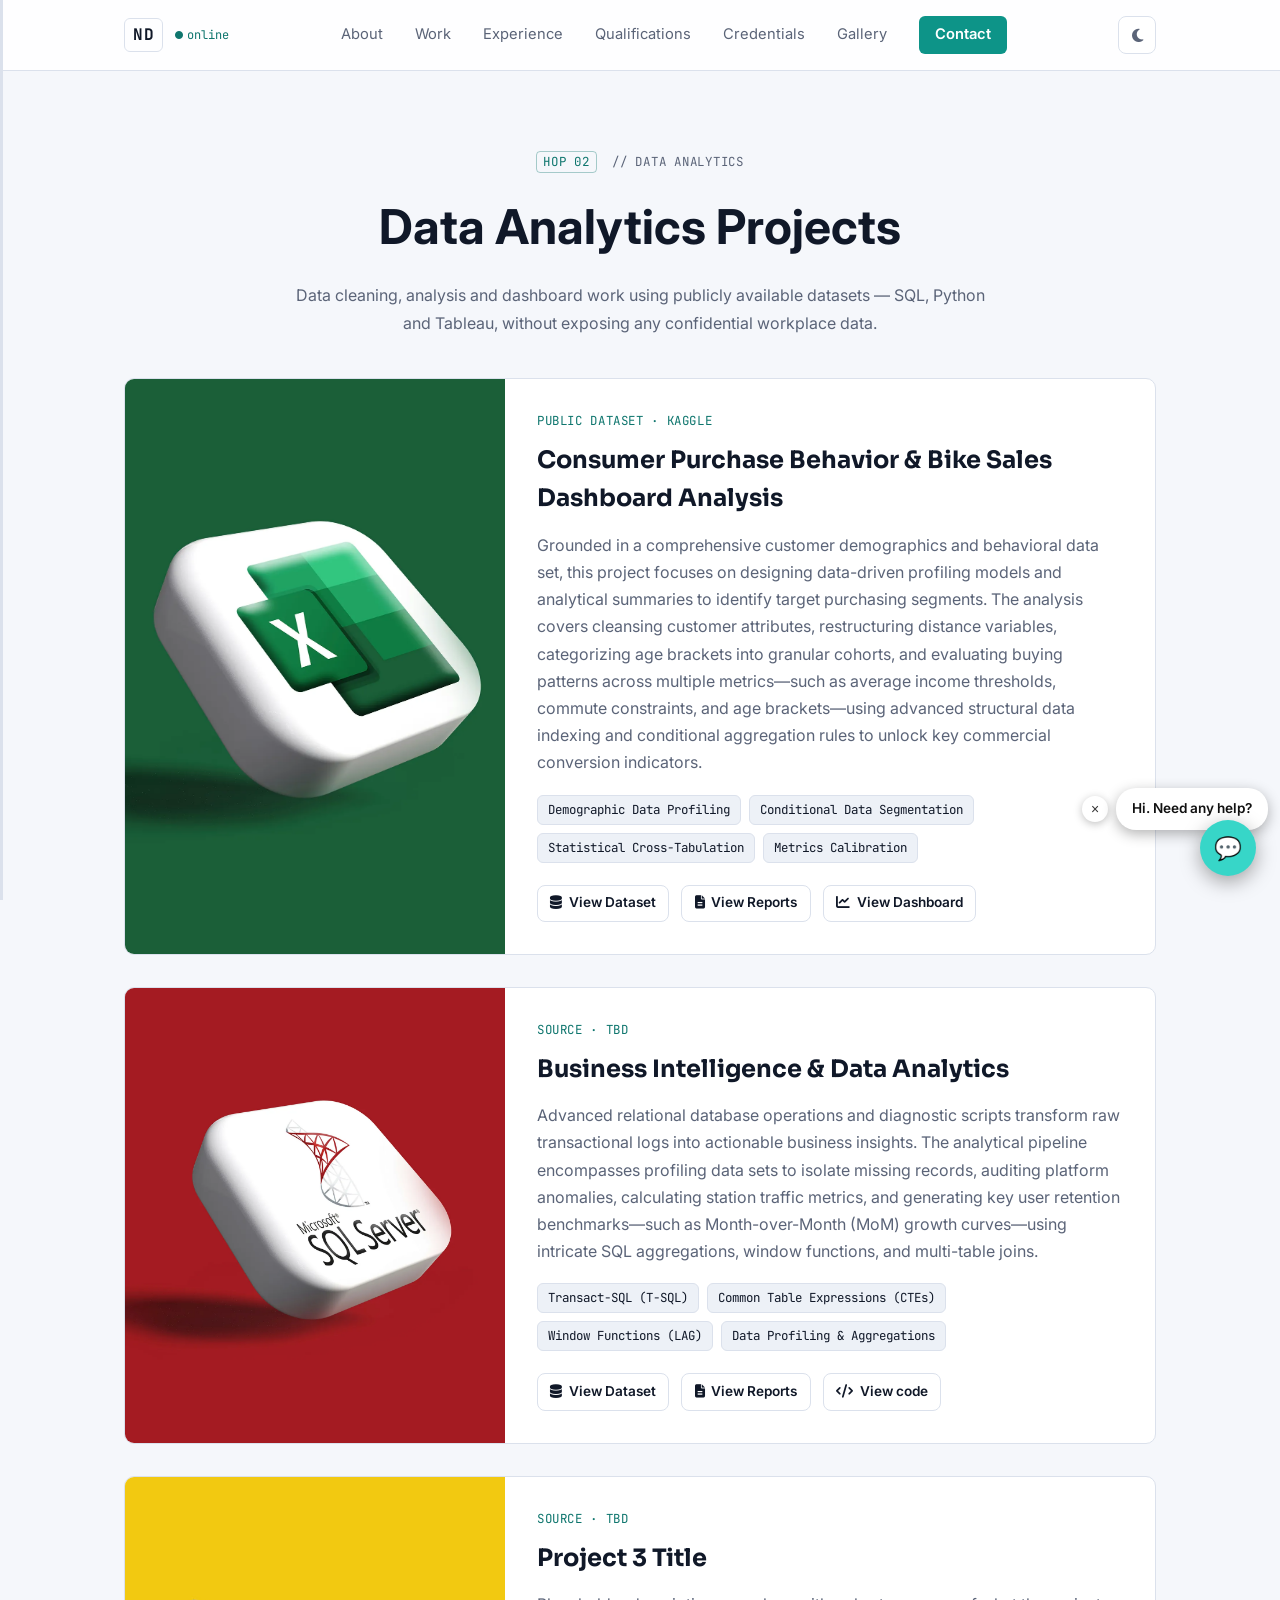
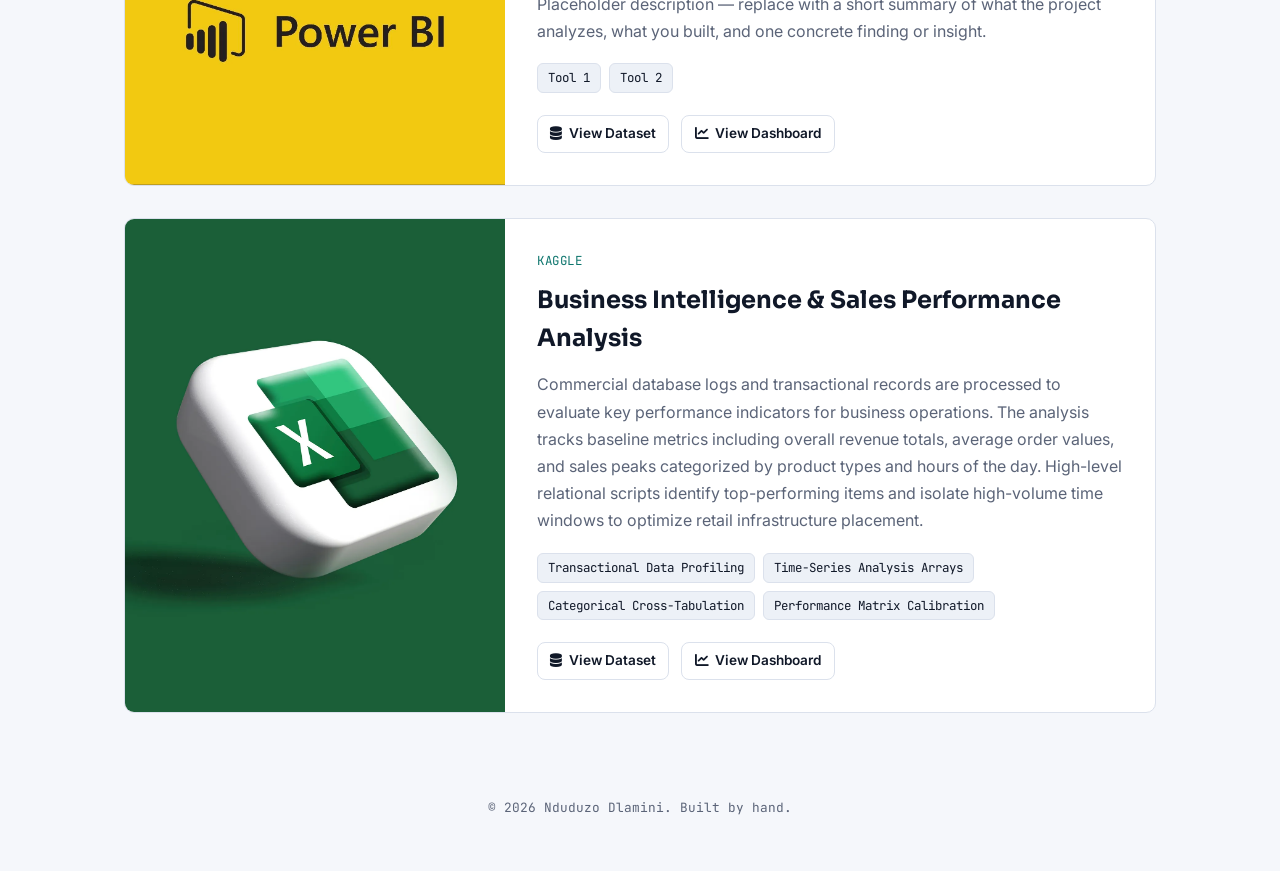
<file: data-projects.html>
<!DOCTYPE html>
<html lang="en">

<head>
  <meta charset="UTF-8">
  <meta name="viewport" content="width=device-width, initial-scale=1.0">

  <title>Data Analytics Projects | Nduduzo Dlamini</title>

  <meta
    name="description"
    content="Data analytics projects by Nduduzo Dlamini — SQL, Python and Tableau work on public datasets, including cleaning, analysis and dashboard development."
  >
  <link rel="icon" type="image/webp" href="assets/gallery/dp.webp">
  <link rel="preconnect" href="https://fonts.googleapis.com">
  <link rel="preconnect" href="https://fonts.gstatic.com" crossorigin>

  <link
    href="https://fonts.googleapis.com/css2?family=Sora:wght@400;500;600;700;800&family=Inter:wght@400;500;600&family=JetBrains+Mono:wght@400;500&display=swap"
    rel="stylesheet"
  >

  <link
    rel="stylesheet"
    href="https://cdnjs.cloudflare.com/ajax/libs/font-awesome/6.5.1/css/all.min.css"
  >

<script>
  (function() {
    var t = localStorage.getItem('theme');
    if (t === 'light' || (!t && !matchMedia('(prefers-color-scheme: dark)').matches)) {
      document.documentElement.setAttribute('data-theme', 'light');
    }
  })();
</script>
  <link rel="stylesheet" href="css/style.css?v=22">
  <link rel="stylesheet" href="css/chatbot-widget.css?v=3">
</head>

<body>

<!-- =========================================================
     HOP TRACE
========================================================= -->

<div class="trace-line" aria-hidden="true">
  <span class="trace-fill" id="traceFill"></span>
</div>


<!-- =========================================================
     NAVIGATION
========================================================= -->

<header class="nav" id="top">

  <div class="nav__inner">

    <a href="index.html" class="nav__brand">
      <span class="nav__brand-mark">ND</span>
      <span class="nav__brand-status">
        <i class="fa-solid fa-circle"></i>
        online
      </span>
    </a>

    <nav class="nav__links">
      <a href="index.html#about">About</a>
      <a href="index.html#work">Work</a>
      <a href="index.html#experience">Experience</a>
      <a href="index.html#qualifications">Qualifications</a>
      <a href="index.html#credentials">Credentials</a>
      <a href="gallery.html">Gallery</a>
      <a href="index.html#contact" class="nav__cta">Contact</a>
    </nav>

    <div class="nav__actions">
      <button id="themeToggle" class="theme-toggle" aria-label="Switch to light mode" aria-pressed="false">
        <i class="fa-solid fa-moon"></i>
        <i class="fa-solid fa-sun"></i>
      </button>

      <button
        class="nav__toggle"
        id="navToggle"
        aria-label="Toggle menu"
        aria-expanded="false"
      >
        <span></span>
        <span></span>
        <span></span>
      </button>
    </div>

  </div>

</header>


<!-- =========================================================
     MAIN
========================================================= -->

<main>

  <div class="container">

    <!-- =====================================================
         HERO
    ====================================================== -->

    <section class="gallery-hero">

      <p class="eyebrow">
        <span class="hop">hop 02</span>
        // data analytics
      </p>

      <h1>Data Analytics Projects</h1>

      <p>
        Data cleaning, analysis and dashboard work using publicly available
        datasets — SQL, Python and Tableau, without exposing any confidential
        workplace data.
      </p>

    </section>


    <!-- =====================================================
         PROJECTS
         Rendered dynamically from js/projects-data.js — edit
         that file to add, remove, or update a project. Both this
         page and each project's report page read from it.
    ====================================================== -->

    <div id="dataProjectsList"></div>

  </div>

</main>


<!-- =========================================================
     FOOTER
========================================================= -->

<footer class="footer">
  <p>&copy; <span id="year"></span> Nduduzo Dlamini. Built by hand.</p>
</footer>


<script src="js/script.js?v=20"></script>
<script src="js/projects-data.js"></script>
<script src="js/data-projects-render.js"></script>
<script src="js/chatbot-widget.js?v=3"></script>

</body>
</html>
</file>
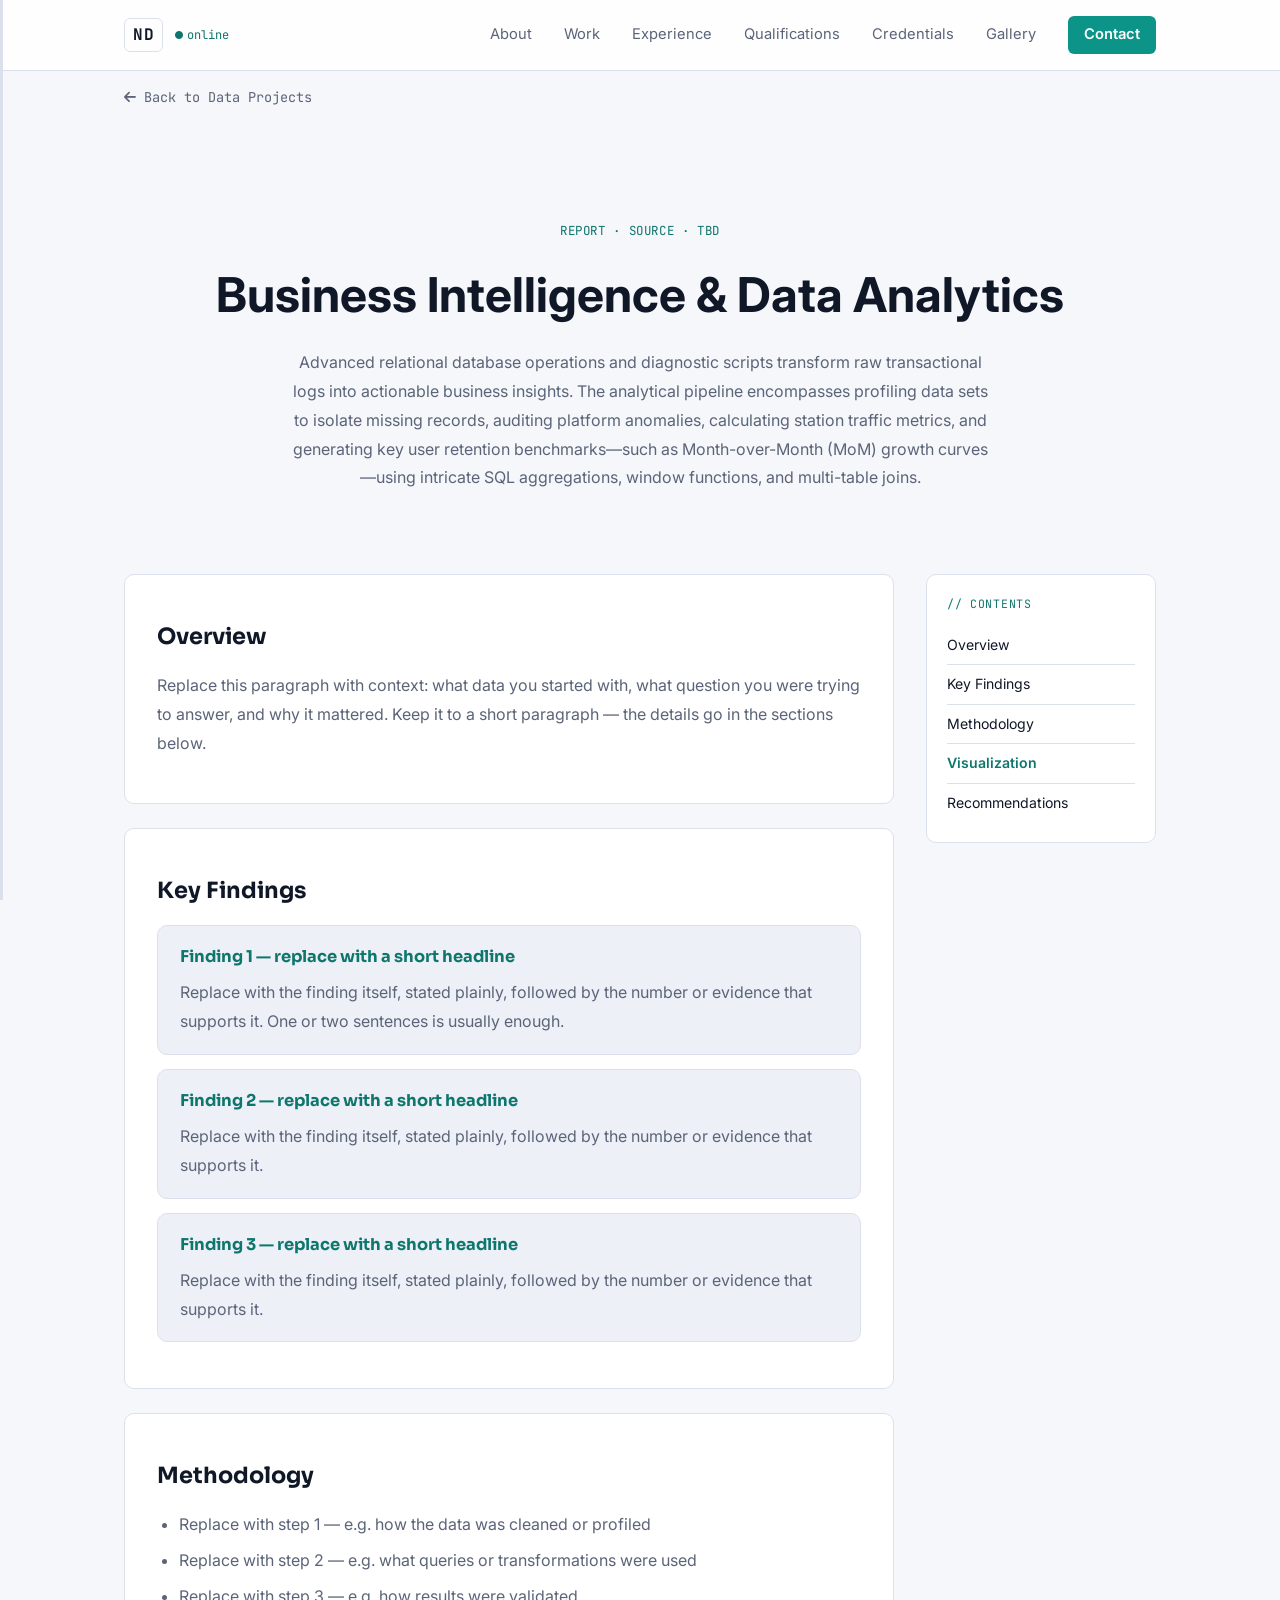
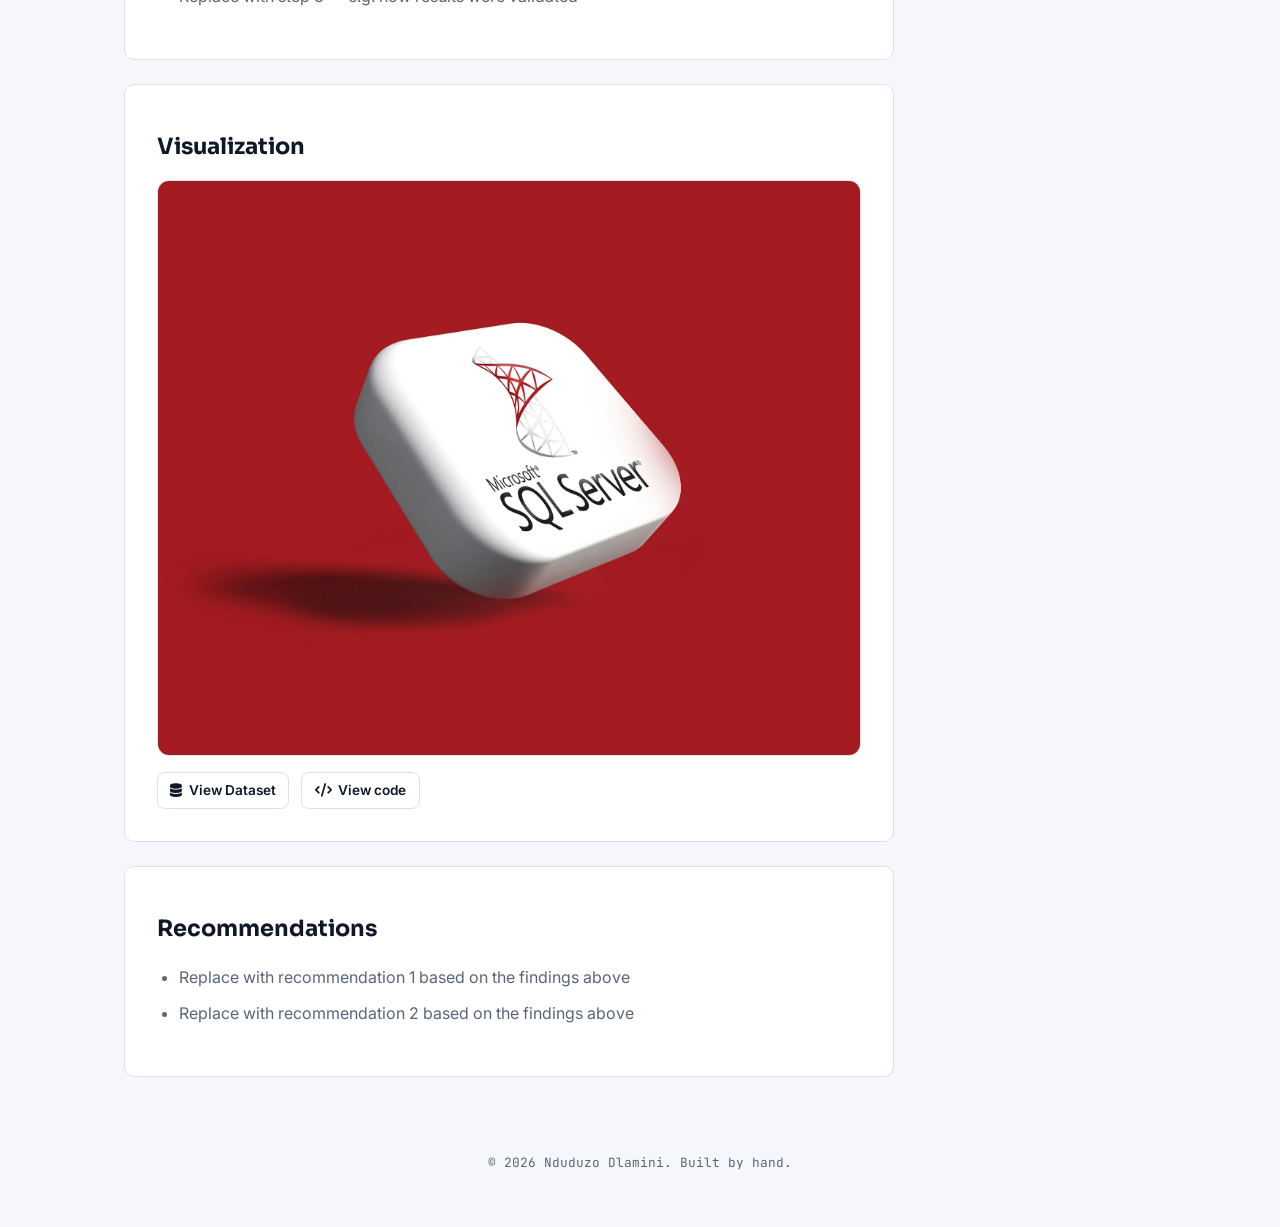
<file: report-business-intelligence.html>
<!DOCTYPE html>
<html lang="en">

<head>
  <meta charset="UTF-8">
  <meta name="viewport" content="width=device-width, initial-scale=1.0">

  <title>Business Intelligence & Data Analytics — Report | Nduduzo Dlamini</title>

  <meta
    name="description"
    content="Analytics report and findings for the Business Intelligence & Data Analytics project by Nduduzo Dlamini."
  >

  <link rel="preconnect" href="https://fonts.googleapis.com">
  <link rel="preconnect" href="https://fonts.gstatic.com" crossorigin>

  <link
    href="https://fonts.googleapis.com/css2?family=Sora:wght@400;500;600;700;800&family=Inter:wght@400;500;600&family=JetBrains+Mono:wght@400;500&display=swap"
    rel="stylesheet"
  >

  <link
    rel="stylesheet"
    href="https://cdnjs.cloudflare.com/ajax/libs/font-awesome/6.5.1/css/all.min.css"
  >

  <link rel="stylesheet" href="css/style.css?v=22">
</head>

<body>

<!-- =========================================================
     HOP TRACE
========================================================= -->

<div class="trace-line" aria-hidden="true">
  <span class="trace-fill" id="traceFill"></span>
</div>


<!-- =========================================================
     NAVIGATION
========================================================= -->

<header class="nav" id="top">

  <div class="nav__inner">

    <a href="index.html" class="nav__brand">
      <span class="nav__brand-mark">ND</span>
      <span class="nav__brand-status">
        <i class="fa-solid fa-circle"></i>
        online
      </span>
    </a>

    <nav class="nav__links">
      <a href="index.html#about">About</a>
      <a href="index.html#work">Work</a>
      <a href="index.html#experience">Experience</a>
      <a href="index.html#qualifications">Qualifications</a>
      <a href="index.html#credentials">Credentials</a>
      <a href="gallery.html">Gallery</a>
      <a href="index.html#contact" class="nav__cta">Contact</a>
    </nav>

    <button
      class="nav__toggle"
      id="navToggle"
      aria-label="Toggle menu"
      aria-expanded="false"
    >
      <span></span>
      <span></span>
      <span></span>
    </button>

  </div>

</header>


<!-- =========================================================
     MAIN
========================================================= -->

<main>

  <div class="container">

    <!-- =====================================================
         BACK LINK
    ====================================================== -->

    <p class="report-back">
      <a href="data-projects.html">
        <i class="fa-solid fa-arrow-left"></i>
        Back to Data Projects
      </a>
    </p>


    <!-- =====================================================
         HERO
         Title, tag, and description below are auto-populated from
         js/projects-data.js (matched by data-project-id below) —
         no need to edit them here, edit that file instead.
    ====================================================== -->

    <section class="gallery-hero report-hero" data-project-id="business-intelligence">

      <span class="data-project__tag" id="reportTag">Report</span>

      <h1 id="reportTitle">Business Intelligence &amp; Data Analytics</h1>

      <p id="reportDescription">
        A written breakdown of the approach, key findings, and
        recommendations from this project.
      </p>

    </section>


    <div class="report-layout">

      <div class="report-content">

        <!-- =====================================================
             OVERVIEW
        ====================================================== -->

        <section class="report-section" id="overview">

          <h2>Overview</h2>

          <p>
            Replace this paragraph with context: what data you started
            with, what question you were trying to answer, and why it
            mattered. Keep it to a short paragraph — the details go in
            the sections below.
          </p>

        </section>


        <!-- =====================================================
             KEY FINDINGS
             Duplicate a .report-finding block for each finding.
        ====================================================== -->

        <section class="report-section" id="findings">

          <h2>Key Findings</h2>

          <div class="report-finding">
            <h3>Finding 1 — replace with a short headline</h3>
            <p>
              Replace with the finding itself, stated plainly, followed
              by the number or evidence that supports it. One or two
              sentences is usually enough.
            </p>
          </div>

          <div class="report-finding">
            <h3>Finding 2 — replace with a short headline</h3>
            <p>
              Replace with the finding itself, stated plainly, followed
              by the number or evidence that supports it.
            </p>
          </div>

          <div class="report-finding">
            <h3>Finding 3 — replace with a short headline</h3>
            <p>
              Replace with the finding itself, stated plainly, followed
              by the number or evidence that supports it.
            </p>
          </div>

        </section>


        <!-- =====================================================
             METHODOLOGY
        ====================================================== -->

        <section class="report-section" id="methodology">

          <h2>Methodology</h2>

          <ul class="report-list">
            <li>Replace with step 1 — e.g. how the data was cleaned or profiled</li>
            <li>Replace with step 2 — e.g. what queries or transformations were used</li>
            <li>Replace with step 3 — e.g. how results were validated</li>
          </ul>

        </section>


        <!-- =====================================================
             VISUALIZATION (optional)
             Delete this section if you don't have a chart/screenshot
             to include, or swap the src for your own image.
        ====================================================== -->

        <section class="report-section" id="visualization">

          <h2>Visualization</h2>

          <div class="report-image">
            <img src="assets/gallery/sql.webp" alt="Report visualization placeholder">
          </div>

          <!-- Populated automatically from this project's links in
               js/projects-data.js — edit that file, not this page. -->
          <div class="data-project__links report-image-links" id="reportVizLinks"></div>

        </section>


        <!-- =====================================================
             RECOMMENDATIONS
        ====================================================== -->

        <section class="report-section" id="recommendations">

          <h2>Recommendations</h2>

          <ul class="report-list">
            <li>Replace with recommendation 1 based on the findings above</li>
            <li>Replace with recommendation 2 based on the findings above</li>
          </ul>

        </section>

      </div>

      <aside class="report-sidebar">
        <nav class="report-nav" aria-label="Report sections">
          <span class="report-nav__title">// contents</span>
          <a href="#overview">Overview</a>
          <a href="#findings">Key Findings</a>
          <a href="#methodology">Methodology</a>
          <a href="#visualization">Visualization</a>
          <a href="#recommendations">Recommendations</a>
        </nav>
      </aside>

    </div>

  </div>

</main>


<!-- =========================================================
     FOOTER
========================================================= -->

<footer class="footer">
  <p>&copy; <span id="year"></span> Nduduzo Dlamini. Built by hand.</p>
</footer>


<script src="js/script.js?v=20"></script>
<script src="js/projects-data.js"></script>
<script src="js/report-populate.js"></script>

</body>
</html>
</file>
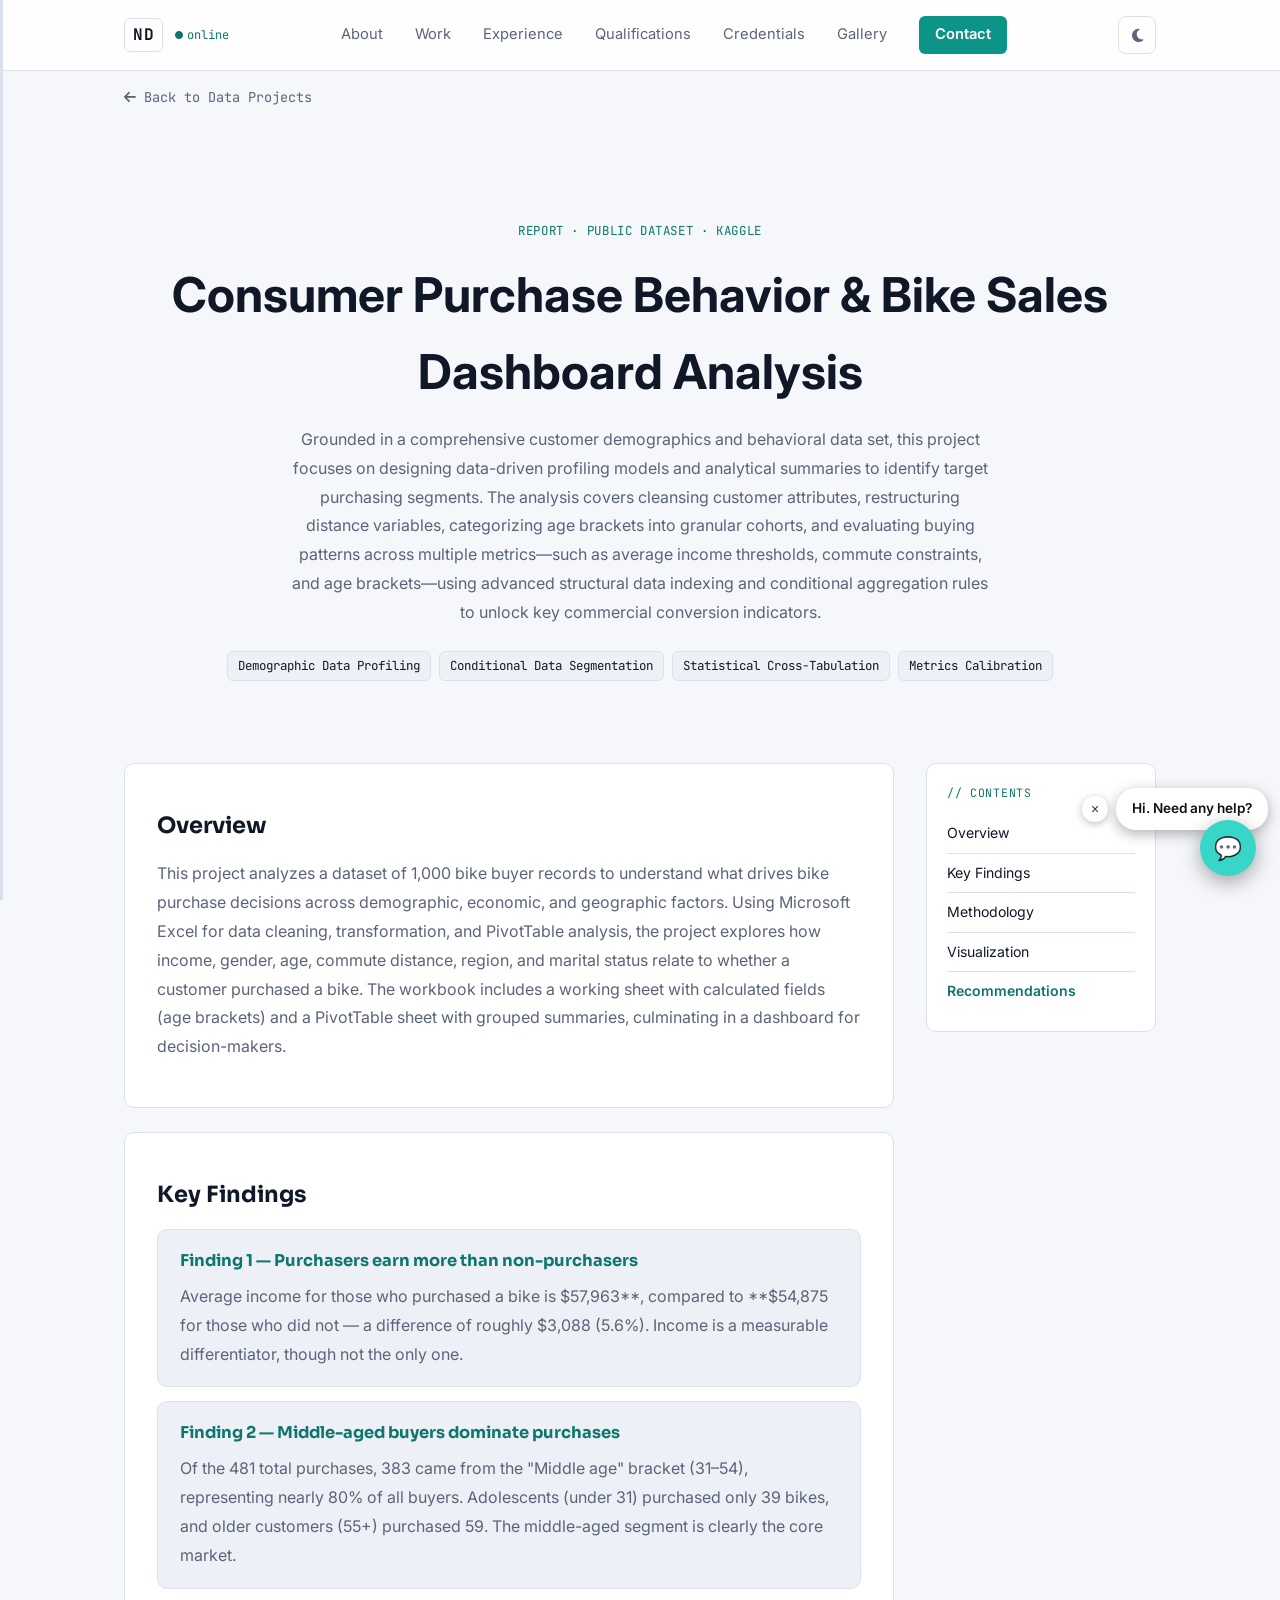
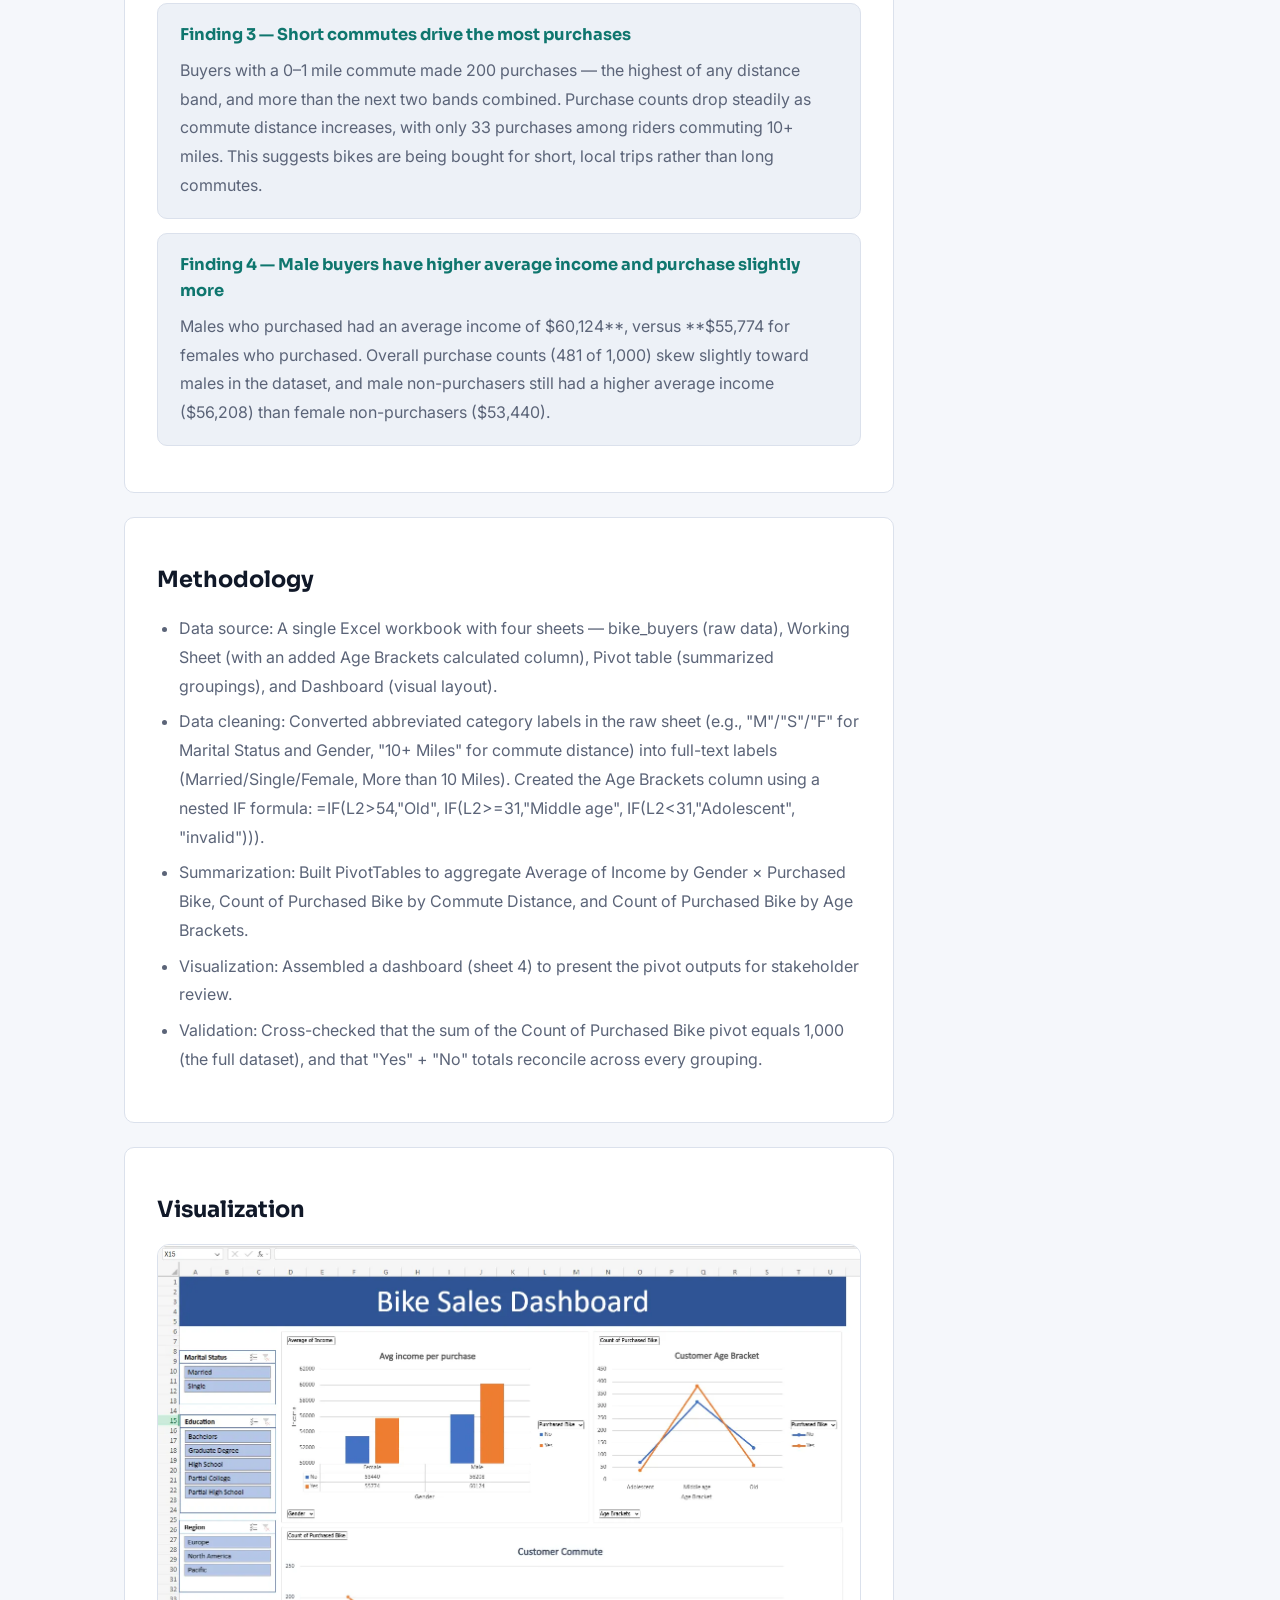
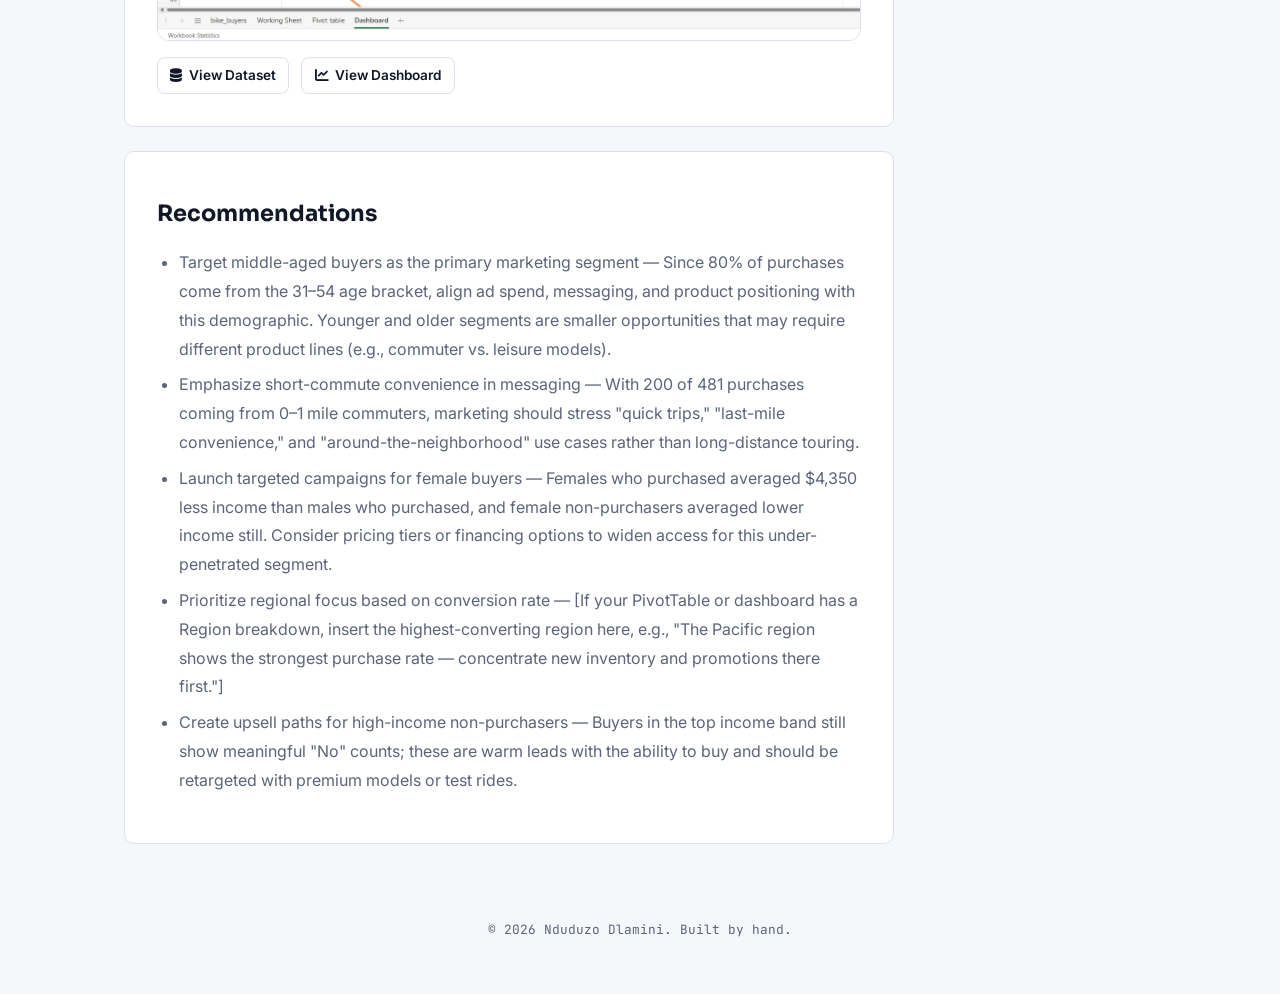
<file: reports/report-bike-sales.html>
<!DOCTYPE html>
<html lang="en">

<head>
  <meta charset="UTF-8">
  <meta name="viewport" content="width=device-width, initial-scale=1.0">

  <title>Consumer Purchase Behavior & Bike Sales Dashboard Analysis — Report | Nduduzo Dlamini</title>

  <meta
    name="description"
    content="Analytics report and findings for the Consumer Purchase Behavior & Bike Sales Dashboard Analysis project by Nduduzo Dlamini."
  >
  
  <link rel="icon" type="image/webp" href="../assets/gallery/dp.webp">
  <link rel="preconnect" href="https://fonts.googleapis.com">
  <link rel="preconnect" href="https://fonts.gstatic.com" crossorigin>

  <link
    href="https://fonts.googleapis.com/css2?family=Sora:wght@400;500;600;700;800&family=Inter:wght@400;500;600&family=JetBrains+Mono:wght@400;500&display=swap"
    rel="stylesheet"
  >

  <link
    rel="stylesheet"
    href="https://cdnjs.cloudflare.com/ajax/libs/font-awesome/6.5.1/css/all.min.css"
  >

<script>
  (function() {
    var t = localStorage.getItem('theme');
    if (t === 'light' || (!t && !matchMedia('(prefers-color-scheme: dark)').matches)) {
      document.documentElement.setAttribute('data-theme', 'light');
    }
  })();
</script>
  <link rel="stylesheet" href="../css/style.css?v=22">
  <link rel="stylesheet" href="../css/chatbot-widget.css?v=3">

  <!--
    Scroll-spy highlight for the sidebar nav (see js/report-populate.js).
    Safe to move this rule into css/style.css instead — it's kept here
    for now just so it ships with the feature.
  -->
  <style>
    .report-hero .data-project__stack {
      justify-content: center;
      margin: 1.5rem auto 0;
    }
  </style>
</head>

<body>

<!-- =========================================================
     HOP TRACE
========================================================= -->

<div class="trace-line" aria-hidden="true">
  <span class="trace-fill" id="traceFill"></span>
</div>


<!-- =========================================================
     NAVIGATION
========================================================= -->

<header class="nav" id="top">

  <div class="nav__inner">

    <a href="../index.html" class="nav__brand">
      <span class="nav__brand-mark">ND</span>
      <span class="nav__brand-status">
        <i class="fa-solid fa-circle"></i>
        online
      </span>
    </a>

    <nav class="nav__links">
      <a href="../index.html#about">About</a>
      <a href="../index.html#work">Work</a>
      <a href="../index.html#experience">Experience</a>
      <a href="../index.html#qualifications">Qualifications</a>
      <a href="../index.html#credentials">Credentials</a>
      <a href="../gallery.html">Gallery</a>
      <a href="../index.html#contact" class="nav__cta">Contact</a>
    </nav>

    <div class="nav__actions">
      <button id="themeToggle" class="theme-toggle" aria-label="Switch to light mode" aria-pressed="false">
        <i class="fa-solid fa-moon"></i>
        <i class="fa-solid fa-sun"></i>
      </button>

      <button
        class="nav__toggle"
        id="navToggle"
        aria-label="Toggle menu"
        aria-expanded="false"
      >
        <span></span>
        <span></span>
        <span></span>
      </button>
    </div>

  </div>

</header>


<!-- =========================================================
     MAIN
========================================================= -->

<main>

  <div class="container">

    <!-- =====================================================
         BACK LINK
    ====================================================== -->

    <p class="report-back">
      <a href="../data-projects.html">
        <i class="fa-solid fa-arrow-left"></i>
        Back to Data Projects
      </a>
    </p>


    <!-- =====================================================
         HERO
         Title, tag, and description below are auto-populated from
         js/projects-data.js (matched by data-project-id below) —
         no need to edit them here, edit that file instead.
    ====================================================== -->

    <section class="gallery-hero report-hero" data-project-id="bike-sales">

      <span class="data-project__tag" id="reportTag">Report</span>

      <h1 id="reportTitle">Business Intelligence &amp; Data Analytics</h1>

      <p id="reportDescription">
        A written breakdown of the approach, key findings, and
        recommendations from this project.
      </p>

      <ul class="data-project__stack" id="reportStack"></ul>

    </section>


    <div class="report-layout">

      <div class="report-content">

        <!-- =====================================================
             OVERVIEW
        ====================================================== -->

        <section class="report-section" id="overview">

          <h2>Overview</h2>

          <p>
           This project analyzes a dataset of 1,000 bike buyer records to understand what 
           drives bike purchase decisions across demographic, economic, and geographic factors.
           Using Microsoft Excel for data cleaning, transformation, and PivotTable analysis, 
           the project explores how income, gender, age, commute distance, region, and marital
           status relate to whether a customer purchased a bike. The workbook includes a working 
           sheet with calculated fields (age brackets) and a PivotTable sheet with grouped summaries, 
           culminating in a dashboard for decision-makers.
          </p>

        </section>


        <!-- =====================================================
             KEY FINDINGS
             Duplicate a .report-finding block for each finding.
        ====================================================== -->

        <section class="report-section" id="findings">

          <h2>Key Findings</h2>

          <div class="report-finding">
            <h3>Finding 1 — Purchasers earn more than non-purchasers</h3>
            <p>
              Average income for those who purchased a bike is $57,963**, compared to **$54,875 for 
              those who did not — a difference of roughly $3,088 (5.6%). Income is a measurable differentiator, though not the only one.
            </p>
          </div>

          <div class="report-finding">
            <h3>Finding 2 — Middle-aged buyers dominate purchases</h3>
            <p>
              Of the 481 total purchases, 383 came from the "Middle age" bracket (31–54), representing nearly 80% of all buyers. Adolescents (under 31)
               purchased only 39 bikes, and older customers (55+) purchased 59. The middle-aged segment is clearly the core market.
            </p>
          </div>

          <div class="report-finding">
            <h3>Finding 3 — Short commutes drive the most purchases</h3>
            <p>
              Buyers with a 0–1 mile commute made 200 purchases — the highest of any distance band, 
              and more than the next two bands combined. Purchase counts drop steadily as commute distance increases, 
              with only 33 purchases among riders commuting 10+ miles. This suggests bikes are being bought for short, local trips rather than long commutes.
            </p>
          </div>
                   
          <div class="report-finding">
            <h3>Finding 4 —  Male buyers have higher average income and purchase slightly more</h3>
            <p>
              Males who purchased had an average income of $60,124**, versus **$55,774 for females who purchased. Overall purchase counts (481 of 1,000) skew slightly
              toward males in the dataset, and male non-purchasers still had a higher average income ($56,208) than female non-purchasers ($53,440).
            </p>
          </div>             
          
        </section>


        <!-- =====================================================
             METHODOLOGY
        ====================================================== -->

        <section class="report-section" id="methodology">

          <h2>Methodology</h2>

          <ul class="report-list">
            <li>Data source: A single Excel workbook with four sheets — bike_buyers (raw data), Working 
              Sheet (with an added Age Brackets calculated column), Pivot table (summarized groupings), and Dashboard (visual layout).</li>
            <li>Data cleaning: Converted abbreviated category labels in the raw sheet (e.g., "M"/"S"/"F" for Marital Status and Gender, "10+ Miles" for commute distance) 
              into full-text labels (Married/Single/Female, More than 10 Miles). Created the Age Brackets column using a nested IF formula: 
              =IF(L2>54,"Old", IF(L2>=31,"Middle age", IF(L2<31,"Adolescent", "invalid"))). </li>
            <li>Summarization: Built PivotTables to aggregate Average of Income by Gender × Purchased Bike, Count of 
              Purchased Bike by Commute Distance, and Count of Purchased Bike by Age Brackets.</li>
            <li>Visualization: Assembled a dashboard (sheet 4) to present the pivot outputs for stakeholder review.</li>
            <li>Validation: Cross-checked that the sum of the Count of Purchased Bike pivot equals 1,000 (the full dataset), and that "Yes" + "No" totals reconcile across every grouping.</li>
          </ul>

        </section>


        <!-- =====================================================
             VISUALIZATION (optional)
             Delete this section if you don't have a chart/screenshot
             to include, or swap the src for your own image.
        ====================================================== -->

        <section class="report-section" id="visualization">

          <h2>Visualization</h2>

        <div class="report-image" id="reportVizImage">
          <img
            src="../assets/gallery/data.webp"
            alt="Bike Sales Dashboard showing average income by gender, purchases by commute distance, and purchases by age bracket"
            loading="lazy"
          >
        </div>

          <!-- Populated automatically from this project's links in
               js/projects-data.js — edit that file, not this page. -->
          <div class="data-project__links report-image-links" id="reportVizLinks"></div>

        </section>


        <!-- =====================================================
             RECOMMENDATIONS
        ====================================================== -->

        <section class="report-section" id="recommendations">

          <h2>Recommendations</h2>

          <ul class="report-list">
            <li>Target middle-aged buyers as the primary marketing segment — Since 80% of purchases come from the 31–54 age bracket, align ad spend, messaging, and product positioning with this demographic. Younger and 
              older segments are smaller opportunities that may require different product lines (e.g., commuter vs. leisure models).</li>
            <li>Emphasize short-commute convenience in messaging — With 200 of 481 purchases coming from 0–1 mile commuters, marketing should stress "quick trips," "last-mile convenience," and "around-the-neighborhood" use cases rather than long-distance touring.</li>
            <li>Launch targeted campaigns for female buyers — Females who purchased averaged $4,350 less income than males who purchased, and female non-purchasers averaged lower income still. Consider pricing tiers or financing options to widen access for this under-penetrated segment.</li>
            <li>Prioritize regional focus based on conversion rate — [If your PivotTable or dashboard has a Region breakdown, insert the highest-converting region here, e.g., "The Pacific region shows the strongest purchase rate — concentrate new inventory and promotions there first."]</li>
            <li>Create upsell paths for high-income non-purchasers — Buyers in the top income band still show meaningful "No" counts; these are warm leads with the ability to buy and should be retargeted with premium models or test rides.</li>
          </ul>

        </section>

      </div>

      <aside class="report-sidebar">
        <nav class="report-nav" aria-label="Report sections">
          <span class="report-nav__title">// contents</span>
          <a href="#overview">Overview</a>
          <a href="#findings">Key Findings</a>
          <a href="#methodology">Methodology</a>
          <a href="#visualization">Visualization</a>
          <a href="#recommendations">Recommendations</a>
        </nav>
      </aside>

    </div>

  </div>

</main>


<!-- =========================================================
     FOOTER
========================================================= -->

<footer class="footer">
  <p>&copy; <span id="year"></span> Nduduzo Dlamini. Built by hand.</p>
</footer>


<script src="../js/script.js?v=20"></script>
<script src="../js/projects-data.js"></script>
<script src="../js/report-populate.js"></script>
<script src="../js/chatbot-widget.js?v=3"></script>

</body>
</html>
</file>
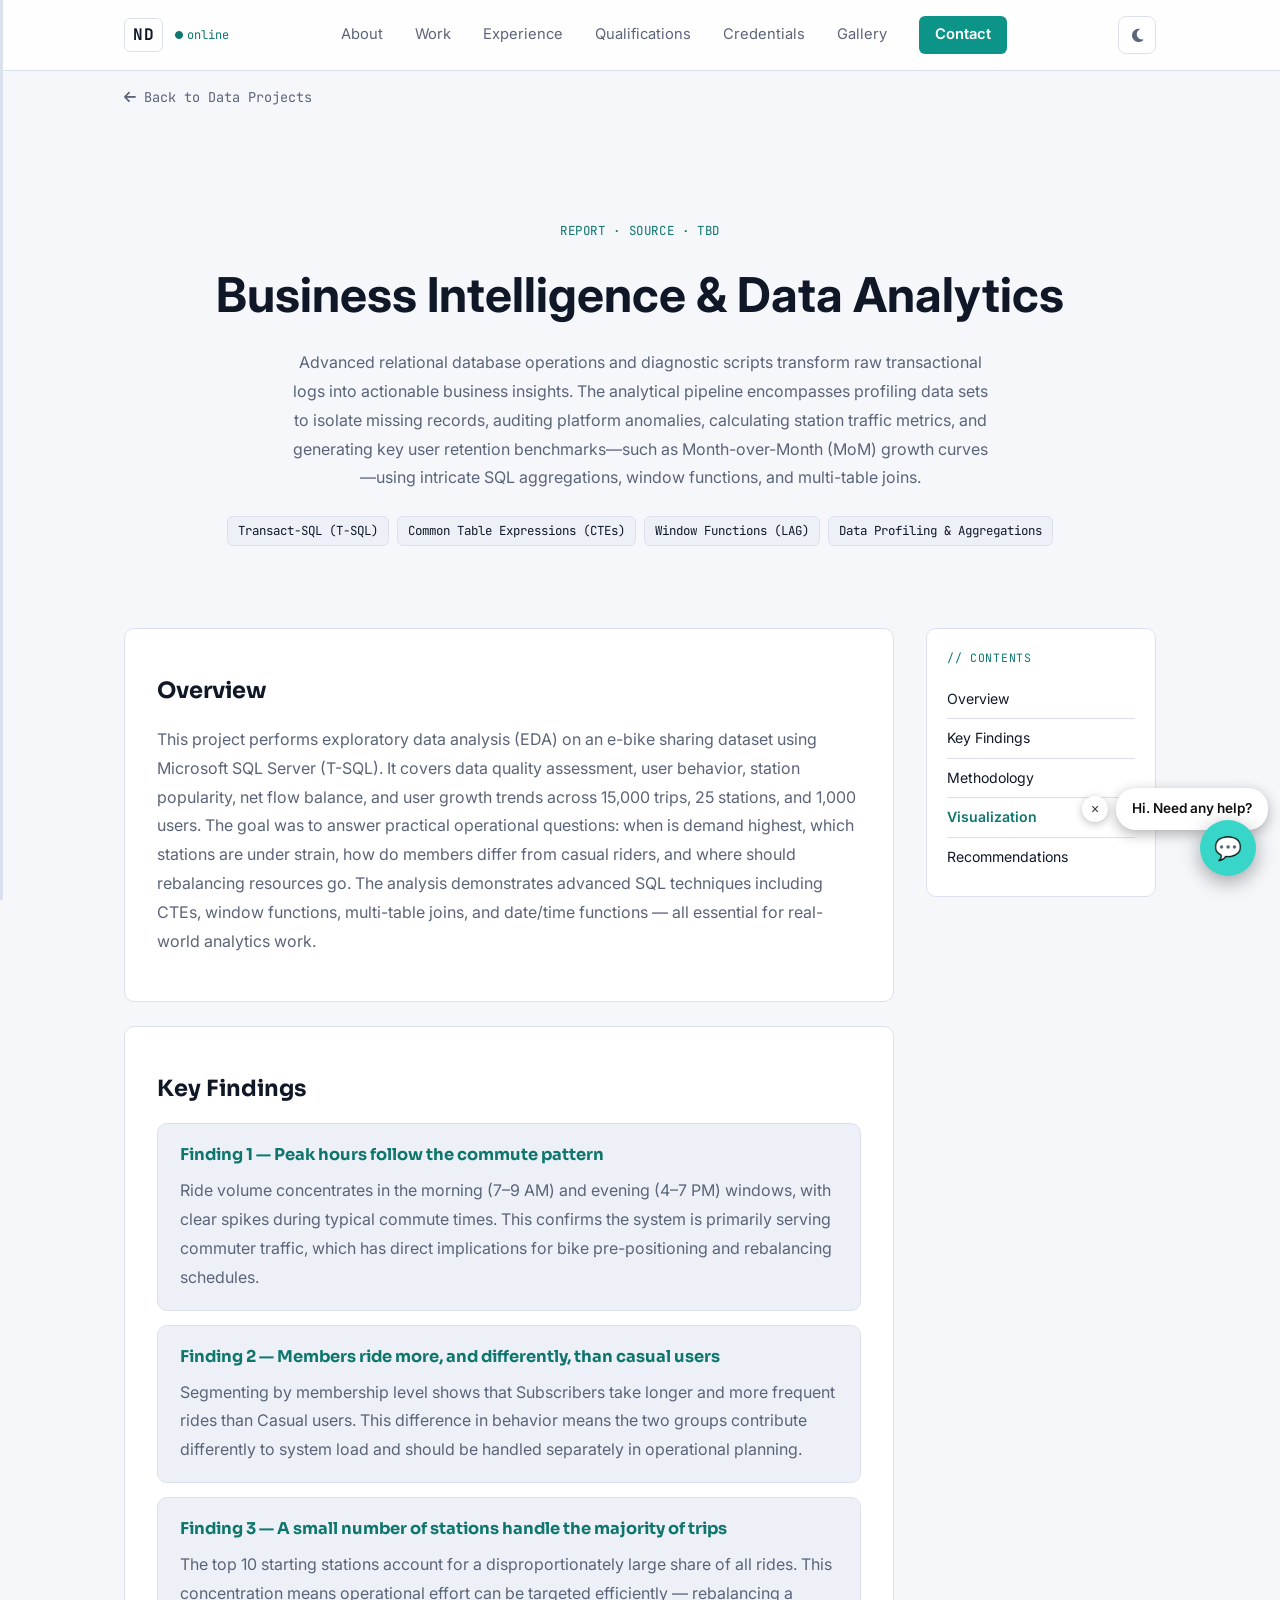
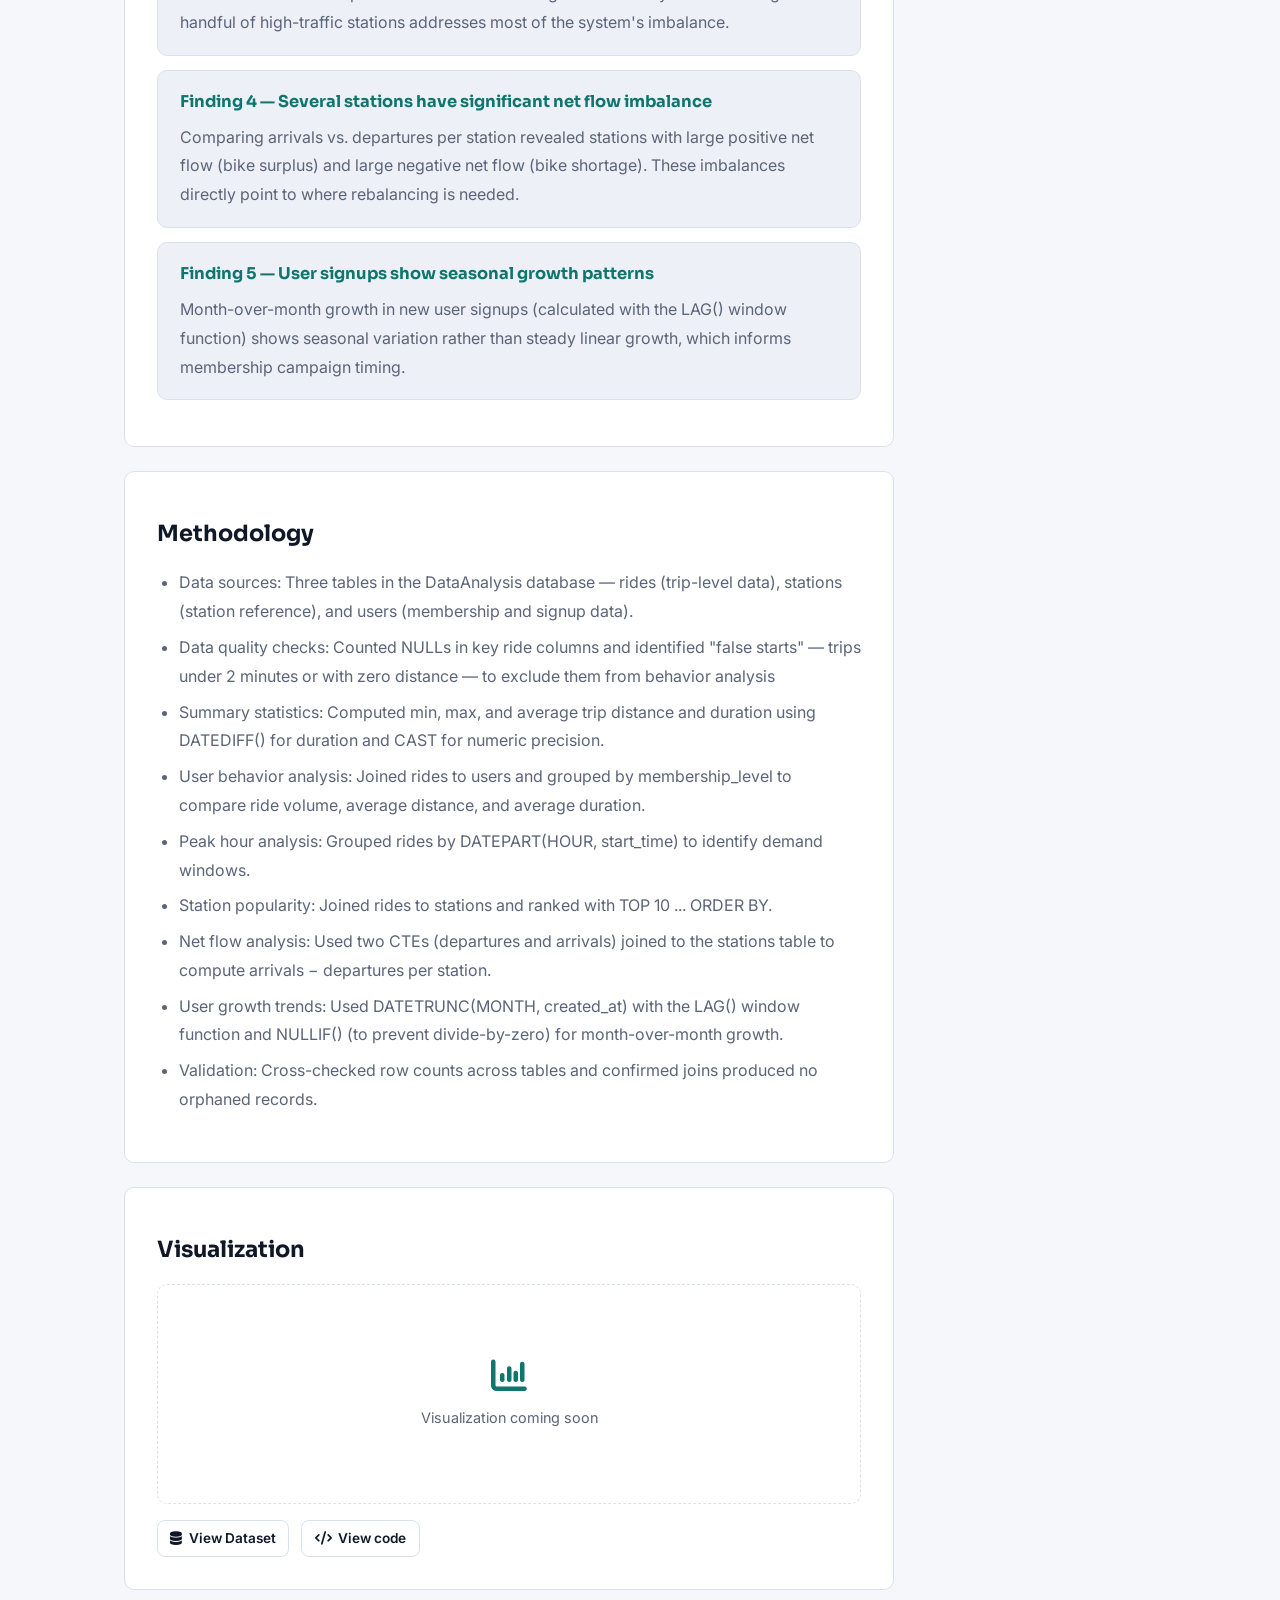
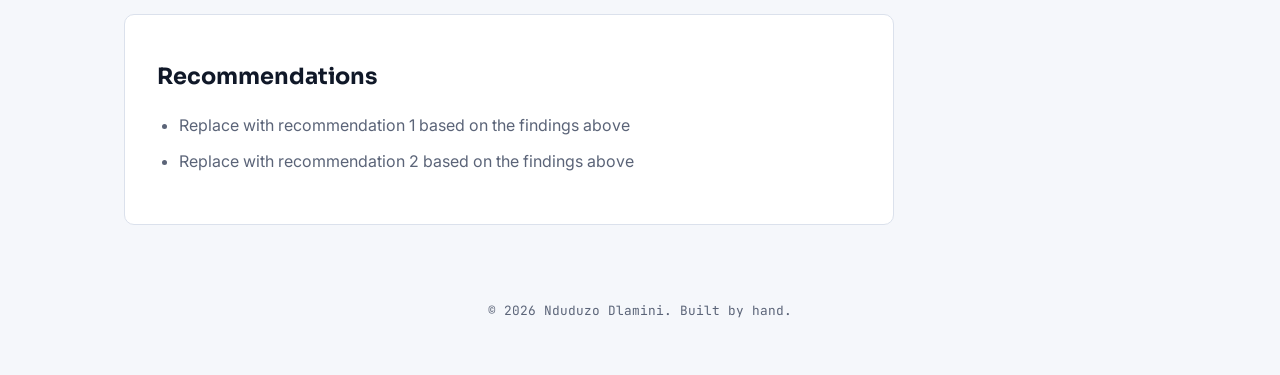
<file: reports/report-business-intelligence.html>
<!DOCTYPE html>
<html lang="en">

<head>
  <meta charset="UTF-8">
  <meta name="viewport" content="width=device-width, initial-scale=1.0">

  <title>Business Intelligence & Data Analytics — Report | Nduduzo Dlamini</title>

  <meta
    name="description"
    content="Analytics report and findings for the Business Intelligence & Data Analytics project by Nduduzo Dlamini."
  >

  <link rel="icon" type="image/webp" href="../assets/gallery/dp.webp">
  <link rel="preconnect" href="https://fonts.googleapis.com">
  <link rel="preconnect" href="https://fonts.gstatic.com" crossorigin>

  <link
    href="https://fonts.googleapis.com/css2?family=Sora:wght@400;500;600;700;800&family=Inter:wght@400;500;600&family=JetBrains+Mono:wght@400;500&display=swap"
    rel="stylesheet"
  >

  <link
    rel="stylesheet"
    href="https://cdnjs.cloudflare.com/ajax/libs/font-awesome/6.5.1/css/all.min.css"
  >

<script>
  (function() {
    var t = localStorage.getItem('theme');
    if (t === 'light' || (!t && !matchMedia('(prefers-color-scheme: dark)').matches)) {
      document.documentElement.setAttribute('data-theme', 'light');
    }
  })();
</script>
  <link rel="stylesheet" href="../css/style.css?v=22">
  <link rel="stylesheet" href="../css/chatbot-widget.css?v=3">

  <!--
    Scroll-spy highlight for the sidebar nav (see js/report-populate.js).
    Safe to move this rule into css/style.css instead — it's kept here
    for now just so it ships with the feature.
  -->
  <style>
    .report-hero .data-project__stack {
      justify-content: center;
      margin: 1.5rem auto 0;
    }
  </style>
</head>

<body>

<!-- =========================================================
     HOP TRACE
========================================================= -->

<div class="trace-line" aria-hidden="true">
  <span class="trace-fill" id="traceFill"></span>
</div>


<!-- =========================================================
     NAVIGATION
========================================================= -->

<header class="nav" id="top">

  <div class="nav__inner">

    <a href="../index.html" class="nav__brand">
      <span class="nav__brand-mark">ND</span>
      <span class="nav__brand-status">
        <i class="fa-solid fa-circle"></i>
        online
      </span>
    </a>

    <nav class="nav__links">
      <a href="../index.html#about">About</a>
      <a href="../index.html#work">Work</a>
      <a href="../index.html#experience">Experience</a>
      <a href="../index.html#qualifications">Qualifications</a>
      <a href="../index.html#credentials">Credentials</a>
      <a href="../gallery.html">Gallery</a>
      <a href="../index.html#contact" class="nav__cta">Contact</a>
    </nav>

    <div class="nav__actions">
      <button id="themeToggle" class="theme-toggle" aria-label="Switch to light mode" aria-pressed="false">
        <i class="fa-solid fa-moon"></i>
        <i class="fa-solid fa-sun"></i>
      </button>

      <button
        class="nav__toggle"
        id="navToggle"
        aria-label="Toggle menu"
        aria-expanded="false"
      >
        <span></span>
        <span></span>
        <span></span>
      </button>
    </div>

  </div>

</header>


<!-- =========================================================
     MAIN
========================================================= -->

<main>

  <div class="container">

    <!-- =====================================================
         BACK LINK
    ====================================================== -->

    <p class="report-back">
      <a href="../data-projects.html">
        <i class="fa-solid fa-arrow-left"></i>
        Back to Data Projects
      </a>
    </p>


    <!-- =====================================================
         HERO
         Title, tag, and description below are auto-populated from
         js/projects-data.js (matched by data-project-id below) —
         no need to edit them here, edit that file instead.
    ====================================================== -->

    <section class="gallery-hero report-hero" data-project-id="business-intelligence">

      <span class="data-project__tag" id="reportTag">Report</span>

      <h1 id="reportTitle">Business Intelligence &amp; Data Analytics</h1>

      <p id="reportDescription">
        A written breakdown of the approach, key findings, and
        recommendations from this project.
      </p>

      <ul class="data-project__stack" id="reportStack"></ul>

    </section>


    <div class="report-layout">

      <div class="report-content">

        <!-- =====================================================
             OVERVIEW
        ====================================================== -->

        <section class="report-section" id="overview">

          <h2>Overview</h2>

          <p>
            This project performs exploratory data analysis (EDA) 
            on an e-bike sharing dataset using Microsoft SQL Server
            (T-SQL). It covers data quality assessment, user behavior, 
            station popularity, net flow balance, and user growth
            trends across 15,000 trips, 25 stations, and 1,000 users.
            The goal was to answer practical operational questions: when 
            is demand highest, which stations are under strain, how do
            members differ from casual riders, and where should 
            rebalancing resources go. The analysis demonstrates advanced SQL
            techniques including CTEs, window functions, multi-table joins, and 
            date/time functions — all essential for real-world analytics work.
          </p>

        </section>


        <!-- =====================================================
             KEY FINDINGS
             Duplicate a .report-finding block for each finding.
        ====================================================== -->

        <section class="report-section" id="findings">

          <h2>Key Findings</h2>

          <div class="report-finding">
            <h3>Finding 1 — Peak hours follow the commute pattern</h3>
            <p>
              Ride volume concentrates in the morning (7–9 AM) and 
              evening (4–7 PM) windows, with clear spikes during typical
              commute times. This confirms the system is primarily serving 
              commuter traffic, which has direct implications for bike 
              pre-positioning and rebalancing schedules.
            </p>
          </div>

          <div class="report-finding">
            <h3>Finding 2 — Members ride more, and differently, than casual users</h3>
            <p>
             Segmenting by membership level shows that Subscribers take 
             longer and more frequent rides than Casual users. 
             This difference in behavior means the two groups contribute 
             differently to system load and should be handled separately in operational planning.
            </p>
          </div>

          <div class="report-finding">
            <h3>Finding 3 — A small number of stations handle the majority of trips</h3>
            <p>
              The top 10 starting stations account for a disproportionately large share of all rides.
               This concentration means operational effort can be targeted efficiently — rebalancing 
               a handful of high-traffic stations addresses most of the system's imbalance.
            </p>
          </div>

         <div class="report-finding">
            <h3>Finding 4 — Several stations have significant net flow imbalance</h3>
            <p>
              Comparing arrivals vs. departures per station revealed stations with large positive
               net flow (bike surplus) and large negative net flow (bike shortage). These imbalances
                directly point to where rebalancing is needed.
            </p>
          </div>

          <div class="report-finding">
            <h3>Finding 5 — User signups show seasonal growth patterns</h3>
            <p>
              Month-over-month growth in new user signups (calculated with the LAG() window function) 
              shows seasonal variation rather than steady linear growth, which informs membership campaign timing.
            </p>
          </div>


        </section>


        <!-- =====================================================
             METHODOLOGY
        ====================================================== -->

        <section class="report-section" id="methodology">

          <h2>Methodology</h2>

          <ul class="report-list">
            <li>Data sources: Three tables in the DataAnalysis database — rides (trip-level data), stations (station reference), and users (membership and signup data).</li>
            <li>Data quality checks: Counted NULLs in key ride columns and identified "false starts" — trips under 2 minutes or with zero distance — to exclude them from behavior analysis</li>
            <li>Summary statistics: Computed min, max, and average trip distance and duration using DATEDIFF() for duration and CAST for numeric precision.</li>
             <li>User behavior analysis: Joined rides to users and grouped by membership_level to compare ride volume, average distance, and average duration.</li>
            <li>Peak hour analysis: Grouped rides by DATEPART(HOUR, start_time) to identify demand windows.</li>
             <li>Station popularity: Joined rides to stations and ranked with TOP 10 ... ORDER BY.</li>
            <li>Net flow analysis: Used two CTEs (departures and arrivals) joined to the stations table to compute arrivals − departures per station.</li>
             <li>User growth trends: Used DATETRUNC(MONTH, created_at) with the LAG() window function and NULLIF() (to prevent divide-by-zero) for month-over-month growth.</li>
            <li>Validation: Cross-checked row counts across tables and confirmed joins produced no orphaned records.</li>
          </ul>

        </section>


        <!-- =====================================================
             VISUALIZATION (optional)
             Delete this section if you don't have a chart/screenshot
             to include, or swap the src for your own image.
        ====================================================== -->

        <section class="report-section" id="visualization">

          <h2>Visualization</h2>

          <div class="report-image" id="reportVizImage">
            <div class="report-image__placeholder">
              <i class="fa-solid fa-chart-column"></i>
              <span>Visualization coming soon</span>
            </div>
          </div>

          <!-- Populated automatically from this project's links in
               js/projects-data.js — edit that file, not this page. -->
          <div class="data-project__links report-image-links" id="reportVizLinks"></div>

        </section>


        <!-- =====================================================
             RECOMMENDATIONS
        ====================================================== -->

        <section class="report-section" id="recommendations">

          <h2>Recommendations</h2>

          <ul class="report-list">
            <li>Replace with recommendation 1 based on the findings above</li>
            <li>Replace with recommendation 2 based on the findings above</li>
          </ul>

        </section>

      </div>

      <aside class="report-sidebar">
        <nav class="report-nav" aria-label="Report sections">
          <span class="report-nav__title">// contents</span>
          <a href="#overview">Overview</a>
          <a href="#findings">Key Findings</a>
          <a href="#methodology">Methodology</a>
          <a href="#visualization">Visualization</a>
          <a href="#recommendations">Recommendations</a>
        </nav>
      </aside>

    </div>

  </div>

</main>


<!-- =========================================================
     FOOTER
========================================================= -->

<footer class="footer">
  <p>&copy; <span id="year"></span> Nduduzo Dlamini. Built by hand.</p>
</footer>


<script src="../js/script.js?v=20"></script>
<script src="../js/projects-data.js"></script>
<script src="../js/report-populate.js"></script>
<script src="../js/chatbot-widget.js?v=3"></script>

</body>
</html>
</file>
<file: css/style.css>
/* ============================================================
   TOKENS
   ============================================================ */
:root {
  --bg:        #0B1220;
  --surface:   #121A2B;
  --surface-2: #182338;
  --border:    #263349;
  --text:      #E7ECF3;
  --muted:     #8592AC;
  --accent:    #5EEAD4; /* status-light teal */
  --accent-rgb: 94, 234, 212; /* rgb of --accent, for rgba() glows/borders */
  --accent-2:  #F2B84B; /* amber, warm counterpoint */
  --nav-bg:    rgba(11, 18, 32, 0.85);
  --code-bg:   #070d18;
  --on-accent: #04140F; /* fixed dark text/icon color for use on top of accent fills, in either theme */

  --font-display: 'Sora', system-ui, sans-serif;
  --font-body: 'Inter', system-ui, sans-serif;
  --font-mono: 'JetBrains Mono', ui-monospace, monospace;

  --radius: 10px;
  --max-w: 1080px;
}

/* ============================================================
   LIGHT THEME
   Same brand accent (teal/amber) in both themes; only the
   surface/text/border tokens flip. Toggled via [data-theme]
   on <html> — see script.js.
   ============================================================ */
:root[data-theme="light"] {
  --bg:        #F5F7FB;
  --surface:   #FFFFFF;
  --surface-2: #EDF1F7;
  --border:    #DBE1EC;
  --text:      #101828;
  --muted:     #5B6478;
  --nav-bg:    rgba(255, 255, 255, 0.85);
  --code-bg:   #EDF1F7;
  --accent:     #0F766E; /* deep teal — the dark-mode teal is too pale as text/borders on light backgrounds */
  --accent-rgb: 15, 118, 110;
}

/* Light-mode-only component tweaks. The deep teal above reads well as
   body text/borders on white, but three spots need a different shade
   of the same color rather than the flat --accent:
   - Solid-fill buttons looked almost black with the deep teal as a
     background, so they get a slightly brighter teal fill (dark text
     from --on-accent already has plenty of contrast on it).
   - The photo badge had dark teal text on a dark navy chip (from the
     dark-theme design) — in light mode that's dark-on-dark, so it
     gets a light chip with dark teal text instead. */
:root[data-theme="light"] .nav__cta,
:root[data-theme="light"] .btn--primary,
:root[data-theme="light"] .gallery-filter button.active {
  background: #0D9488;
}
:root[data-theme="light"] .gallery-filter button.active {
  color: #FFFFFF;
}
:root[data-theme="light"] .nav__cta {
  color: #FFFFFF !important;
}
:root[data-theme="light"] .btn--primary {
  color: #FFFFFF;
}
:root[data-theme="light"] .portrait-tag {
  background: #FFFFFF;
  border-color: #CCFBF1;
  color: #0F766E;
}

* { box-sizing: border-box; }
html {
  scroll-behavior: smooth;
  overflow-x: hidden;
}

body {
  margin: 0;
  background: var(--bg);
  color: var(--text);
  font-family: var(--font-body);
  line-height: 1.6;
  -webkit-font-smoothing: antialiased;
  overflow-x: clip;
  transition: background-color 0.25s ease, color 0.25s ease;
}

img { max-width: 100%; display: block; }
a { color: inherit; text-decoration: none; }

::selection { background: var(--accent); color: #04140F; }

@media (prefers-reduced-motion: reduce) {
  * { animation: none !important; transition: none !important; scroll-behavior: auto !important; }
}

/* ============================================================
   SIGNATURE: hop trace line (page-scroll progress, network theme)
   ============================================================ */
.trace-line {
  position: fixed;
  top: 0; left: 0;
  width: 3px; height: 100%;
  background: var(--border);
  z-index: 200;
}
.trace-fill {
  display: block;
  width: 100%;
  height: 0%;
  background: linear-gradient(180deg, var(--accent), var(--accent-2));
  box-shadow: 0 0 12px rgba(var(--accent-rgb), 0.6);
  transition: height 0.1s linear;
}

.eyebrow {
  font-family: var(--font-mono);
  font-size: 0.78rem;
  letter-spacing: 0.06em;
  color: var(--muted);
  text-transform: uppercase;
  margin: 0 0 0.9rem;
}
.hop {
  color: var(--accent);
  border: 1px solid rgba(var(--accent-rgb), 0.35);
  border-radius: 4px;
  padding: 0.1em 0.5em;
  margin-right: 0.6em;
}

/* ============================================================
   NAV
   ============================================================ */
.nav {
  position: sticky;
  top: 0;
  z-index: 100;
  background: var(--nav-bg);
  backdrop-filter: blur(10px);
  border-bottom: 1px solid var(--border);
  transition: background-color 0.25s ease, border-color 0.25s ease;
}
.nav__inner {
  max-width: var(--max-w);
  margin: 0 auto;
  padding: 1rem 1.5rem;
  display: flex;
  align-items: center;
  justify-content: space-between;
}
.nav__brand {
  display: flex;
  align-items: center;
  gap: 0.75rem;
  font-family: var(--font-mono);
}
.nav__brand-mark {
  font-weight: 700;
  letter-spacing: 0.04em;
  color: var(--text);
  border: 1px solid var(--border);
  border-radius: 6px;
  padding: 0.2em 0.5em;
}
.nav__brand-status {
  font-size: 0.75rem;
  color: var(--accent);
  display: flex;
  align-items: center;
  gap: 0.35em;
}
.nav__brand-status i { font-size: 0.5rem; }

.nav__links {
  display: flex;
  align-items: center;
  gap: 2rem;
  font-size: 0.92rem;
  color: var(--muted);
}
.nav__links a:hover { color: var(--text); }
.nav__cta {
  color: var(--on-accent) !important;
  background: var(--accent);
  padding: 0.5em 1.1em;
  border-radius: 6px;
  font-weight: 600;
}
.nav__cta:hover { background: var(--accent-2); }

.nav__toggle { display: none; background: none; border: none; cursor: pointer; padding: 0.5rem; }
.nav__toggle span {
  display: block; width: 22px; height: 2px; margin: 5px 0;
  background: var(--text);
}

.nav__actions {
  display: flex;
  align-items: center;
  flex-wrap: nowrap;
  flex-shrink: 0;
  gap: 0.75rem;
}

/* ============================================================
   THEME TOGGLE
   ============================================================ */
.theme-toggle {
  position: relative;
  display: inline-flex;
  align-items: center;
  justify-content: center;
  width: 38px;
  height: 38px;
  flex-shrink: 0;
  border-radius: 8px;
  border: 1px solid var(--border);
  background: var(--surface);
  color: var(--muted);
  cursor: pointer;
  font-size: 0.95rem;
  transition: border-color 0.2s ease, color 0.2s ease, background 0.2s ease;
}
.theme-toggle:hover {
  border-color: var(--accent);
  color: var(--accent);
}
.theme-toggle i { pointer-events: none; }

/* Small hover popup explaining what the theme button does. */
.theme-toggle::after {
  content: "Theme appearance";
  position: absolute;
  top: calc(100% + 8px);
  left: 50%;
  transform: translate(-50%, -4px);
  padding: 0.4rem 0.65rem;
  border: 1px solid var(--border);
  border-radius: 6px;
  background: var(--surface);
  color: var(--text);
  font-family: var(--font-body);
  font-size: 0.72rem;
  line-height: 1.2;
  white-space: nowrap;
  box-shadow: 0 8px 20px rgba(0, 0, 0, 0.18);
  pointer-events: none;
  opacity: 0;
  visibility: hidden;
  transition: opacity 0.15s ease, transform 0.15s ease, visibility 0.15s ease;
  z-index: 300;
}

.theme-toggle:hover::after,
.theme-toggle:focus-visible::after {
  opacity: 1;
  visibility: visible;
  transform: translate(-50%, 0);
}

/* On touch devices there's no real hover, so a tap just leaves this
   tooltip stuck open — suppress the pseudo-element entirely (not just
   hide it) below the nav's mobile breakpoint, and on any touch-primary
   device regardless of width. */
@media (max-width: 760px), (hover: none) {
  .theme-toggle::after {
    content: none;
    display: none;
  }
}
/* Swap which icon shows based on the active theme; both live in the
   markup so there's no layout jump or icon-swap flash on click. */
.theme-toggle .fa-moon { display: none; }
.theme-toggle .fa-sun { display: block; }
:root[data-theme="light"] .theme-toggle .fa-moon { display: block; }
:root[data-theme="light"] .theme-toggle .fa-sun { display: none; }

/* ============================================================
   LAYOUT HELPERS
   ============================================================ */
main > section {
  max-width: var(--max-w);
  margin: 0 auto;
  padding: 6rem 1.5rem;
  border-bottom: 1px dashed var(--border);
}
main > section:last-child { border-bottom: none; }

.section-title {
  font-family: var(--font-display);
  font-size: clamp(1.8rem, 3vw, 2.4rem);
  font-weight: 700;
  margin: 0 0 3rem;
}

.btn {
  display: inline-flex;
  align-items: center;
  gap: 0.5em;
  font-family: var(--font-body);
  font-weight: 600;
  font-size: 0.95rem;
  padding: 0.85em 1.6em;
  border-radius: 8px;
  border: 1px solid transparent;
  cursor: pointer;
  transition: transform 0.15s ease, background 0.15s ease, border-color 0.15s ease;
}
.btn:hover { transform: translateY(-2px); }
.btn--primary { background: var(--accent); color: #04140F; }
.btn--primary:hover { background: var(--accent-2); }
.btn--ghost { border-color: var(--border); color: var(--text); }
.btn--ghost:hover { border-color: var(--accent); color: var(--accent); }
.btn--small {
  padding: 0.5em 0.9em;
  font-size: 0.85rem;
  border: 1px solid var(--border);
  color: var(--text);
}
.btn--small:hover { border-color: var(--accent); color: var(--accent); }
.btn--large { font-size: 1.05rem; padding: 1em 2em; }

/* ============================================================
   HERO
   ============================================================ */
.hero { padding-top: 5rem; }
.hero__inner {
  display: grid;
  grid-template-columns: 1.3fr 1fr;
  gap: 3rem;
  align-items: center;
}
.hero__title {
  font-family: var(--font-display);
  font-size: clamp(2.4rem, 5vw, 3.6rem);
  font-weight: 800;
  margin: 0 0 0.4rem;
  letter-spacing: -0.01em;
}
.hero__role {
  font-family: var(--font-mono);
  color: var(--accent);
  font-size: 1.05rem;
  margin: 0 0 1.5rem;
}
.hero__bio {
  color: var(--muted);
  font-size: 1.05rem;
  max-width: 46ch;
  margin: 0 0 2.2rem;
}
.hero__bio strong { color: var(--text); }
.hero__actions { display: flex; gap: 1rem; flex-wrap: wrap; }

.hero__portrait { display: flex; justify-content: center; }
.portrait-frame {
  position: relative;
  width: 280px;
  aspect-ratio: 3/4;
  border-radius: var(--radius);
  overflow: hidden;
  background: var(--surface);
  border: 1px solid var(--border);
}
.portrait-frame img { width: 100%; height: 100%; object-fit: cover; }
.portrait-frame--empty img { display: none; }
.portrait-frame--empty::before {
  content: "\f007";
  font-family: "Font Awesome 6 Free";
  font-weight: 900;
  position: absolute; inset: 0;
  display: flex; align-items: center; justify-content: center;
  font-size: 3rem; color: var(--border);
}
.portrait-tag {
  position: absolute;
  bottom: 0.75rem; left: 0.75rem;
  background: rgba(11, 18, 32, 0.85);
  border: 1px solid var(--border);
  color: var(--accent);
  font-family: var(--font-mono);
  font-size: 0.72rem;
  padding: 0.3em 0.6em;
  border-radius: 4px;
}

/* ============================================================
   WORK
   ============================================================ */
.work__grid {
  display: grid;
  grid-template-columns: repeat(auto-fit, minmax(260px, 1fr));
  gap: 1.5rem;
}
.work-card {
  background: var(--surface);
  border: 1px solid var(--border);
  border-radius: var(--radius);
  overflow: hidden;
  transition: border-color 0.2s ease, transform 0.2s ease;
}
.work-card:hover { border-color: var(--accent); transform: translateY(-4px); }
.work-card__visual {
  height: 140px;
  display: flex; align-items: center; justify-content: center;
  font-size: 2.4rem;
  color: var(--on-accent);
}
.work-card__visual--data { background: linear-gradient(135deg, var(--accent), #2FBFA8); }
.work-card__visual--ds   { background: linear-gradient(135deg, #B79CFF, #7C5CD6); }
.work-card__visual--net  { background: linear-gradient(135deg, #7FB3FF, #4C7FD9); }
.work-card__visual--dev  { background: linear-gradient(135deg, var(--accent-2), #C98A2A); }
.work-card__body { padding: 1.5rem; }
.work-card__body h3 {
  font-family: var(--font-display);
  margin: 0 0 0.6rem;
  font-size: 1.15rem;
}
.work-card__body p {
  color: var(--muted);
  font-size: 0.92rem;
  margin: 0 0 1.2rem;
}

/* ============================================================
   GALLERY
   ============================================================ */
.gallery-preview__more {
  margin-top: 1.75rem;
}

.gallery-preview-grid{
    display:grid;
    grid-template-columns:repeat(4,1fr);
    gap:24px;
    margin-top:2rem;
}

@media (max-width:900px){
  .gallery-preview-grid{ grid-template-columns:repeat(2,1fr); }
}

@media (max-width:560px){
  .gallery-preview-grid{ grid-template-columns:1fr; }
}

.preview-card{

    position:relative;

    display:block;

    overflow:hidden;

    border-radius:18px;

    text-decoration:none;

    border:1px solid rgba(255,255,255,.08);

    aspect-ratio:4/3;

}

.preview-card img{

    width:100%;

    height:100%;

    object-fit:cover;

    display:block;

    transition:.4s;
}

.preview-overlay{

    position:absolute;

    inset:0;

    background:rgba(8,12,20,.75);

    display:flex;

    flex-direction:column;

    justify-content:center;

    align-items:center;

    opacity:0;

    transition:.3s;
}

.preview-overlay h3{

    color:white;

    margin-bottom:8px;
}

.preview-overlay p{

    color:#c7d2e2;

    margin-bottom:18px;
}

.preview-overlay span{

    color:#34d3c8;

    font-weight:600;
}

.preview-card:hover img{

    transform:scale(1.08);
}

.preview-card:hover .preview-overlay{

    opacity:1;
}

.preview-card:hover{

    transform:translateY(-8px);

    border-color:#34d3c8;
}

.photo-count{

    position:absolute;

    top:15px;

    right:15px;

    background:#34d3c8;

    color:#071321;

    padding:6px 10px;

    border-radius:30px;

    font-size:.8rem;

    font-weight:700;
}

/* ============================================================
   QUALIFICATIONS
   ============================================================ */
.qualification-list {
  list-style: none;
  margin: 0; padding: 0;
  display: flex;
  flex-direction: column;
  gap: 1rem;
}
.qualification {
  display: flex;
  align-items: flex-start;
  gap: 1rem;
  background: var(--surface);
  border: 1px solid var(--border);
  border-radius: var(--radius);
  padding: 1.25rem 1.5rem;
}
.qualification i {
  color: var(--accent);
  font-size: 1.4rem;
  margin-top: 0.2rem;
  flex-shrink: 0;
}
.qualification h3 {
  margin: 0 0 0.3rem;
  font-family: var(--font-display);
  font-size: 1.05rem;
  line-height: 1.4;
}
.qualification h3 strong {
  color: var(--accent-2);
  font-weight: 600;
  font-size: 0.85em;
}
.qualification p {
  margin: 0 0 0.4rem;
  color: var(--muted);
  font-size: 0.92rem;
}
.qualification span {
  display: inline-block;
  font-family: var(--font-mono);
  font-size: 0.78rem;
  color: var(--accent);
  border: 1px solid rgba(var(--accent-rgb), 0.35);
  border-radius: 4px;
  padding: 0.1em 0.5em;
}

.timeline {
  list-style: none;
  margin: 0; padding: 0;
  position: relative;
}
.timeline::before {
  content: "";
  position: absolute;
  top: 0.4rem; bottom: 0.4rem; left: 140px;
  width: 1px;
  background: var(--border);
}
.timeline__item {
  display: grid;
  grid-template-columns: 140px 1fr;
  gap: 1.5rem;
  padding: 1.5rem 0;
  position: relative;
}
.timeline__item:first-child { padding-top: 0; }
.timeline__item::before {
  content: "";
  position: absolute;
  left: 136px; top: 1.9rem;
  width: 9px; height: 9px;
  border-radius: 50%;
  background: var(--accent);
  box-shadow: 0 0 0 4px var(--bg);
}
.timeline__item:first-child::before { top: 0.4rem; }
.timeline__year {
  font-family: var(--font-mono);
  font-size: 0.85rem;
  color: var(--accent);
  text-align: right;
  padding: 0.15rem 14px 0 0;
  white-space: nowrap;
}
.timeline__body h3 {
  font-family: var(--font-display);
  font-size: 1.05rem;
  margin: 0 0 0.35rem;
  line-height: 1.4;
}
.timeline__body p {
  margin: 0;
  color: var(--muted);
  font-size: 0.92rem;
}
.timeline__responsibilities {
  margin: 0.7rem 0 0;
  padding-left: 1.1rem;
  color: var(--muted);
  font-size: 0.88rem;
  line-height: 1.55;
}
.timeline__responsibilities li {
  margin-bottom: 0.35rem;
}
.timeline__responsibilities li::marker {
  color: var(--accent);
}
.timeline__responsibilities li:last-child {
  margin-bottom: 0;
}
.timeline__honor {
  display: inline-block;
  font-family: var(--font-mono);
  font-weight: 600;
  font-size: 0.82rem;
  letter-spacing: 0.03em;
  color: var(--accent-2);
  background: rgba(242, 184, 75, 0.12);
  border: 1px solid rgba(242, 184, 75, 0.5);
  border-radius: 5px;
  padding: 0.25em 0.7em;
  margin-left: 0.6em;
  vertical-align: middle;
  cursor: pointer;
  transition: transform 0.15s ease, background 0.15s ease;
}
.timeline__honor:hover {
  background: rgba(242, 184, 75, 0.22);
  transform: translateY(-1px);
}
.timeline__honor:active {
  transform: translateY(0) scale(0.96);
}
.timeline__honor:focus-visible {
  outline: 2px solid var(--accent-2);
  outline-offset: 2px;
}

.celebrate-particle {
  position: absolute;
  left: 0; top: 0;
  pointer-events: none;
  z-index: 9999;
  font-size: 1.1rem;
  line-height: 1;
  will-change: transform, opacity;
  animation: celebrate-pop 3s cubic-bezier(0.2, 0.7, 0.3, 1) forwards;
}
@keyframes celebrate-pop {
  0% {
    transform: translate(-50%, -50%) scale(0.4) rotate(0deg);
    opacity: 0;
  }
  10% {
    opacity: 1;
    transform: translate(-50%, -50%) scale(1.15) rotate(var(--r-mid, 20deg));
  }
  70% {
    opacity: 1;
  }
  100% {
    transform: translate(calc(-50% + var(--tx)), calc(-50% + var(--ty))) scale(0.85) rotate(var(--r-end, 180deg));
    opacity: 0;
  }
}

@media (max-width: 560px) {
  .timeline::before { left: 6px; }
  .timeline__item { grid-template-columns: 1fr; gap: 0.4rem; padding-left: 1.5rem; }
  .timeline__item::before { left: 2px; }
  .timeline__year { text-align: left; }
}

/* ============================================================
   CREDENTIALS
   ============================================================ */
.credentials {
  max-width: var(--max-w);
  margin: 0 auto;
  padding: 6rem 1.5rem;
}
.credential-group__title {
  font-family: var(--font-mono);
  font-size: 0.8rem;
  letter-spacing: 0.05em;
  text-transform: uppercase;
  color: var(--muted);
  margin: 0 0 1rem;
}
.credential-group__title:not(:first-of-type) { margin-top: 2.5rem; }

.credential-list {
  list-style: none;
  margin: 0 0 0.5rem; padding: 0;
  display: grid;
  grid-template-columns: repeat(3, 1fr);
  gap: 1rem;
  align-items: stretch;
}
.credential-list li {
  display: flex;
  margin: 0;
}
.credential {
  display: flex;
  align-items: flex-start;
  gap: 1rem;
  width: 100%;
  background: var(--surface);
  border: 1px solid var(--border);
  border-radius: var(--radius);
  padding: 1.25rem 2.5rem 1.25rem 1.25rem;
  position: relative;
  cursor: pointer;
  transition: border-color 0.2s ease, transform 0.2s ease, background 0.2s ease;
}
a.credential:hover {
  border-color: var(--accent);
  transform: translateY(-3px);
  background: var(--surface-2);
}
.credential > div,
.credential span > div {
  min-width: 0;
}
.credential__icon {
  width: 44px;
  height: 44px;
  flex-shrink: 0;
  display: flex;
  align-items: center;
  justify-content: center;
}
.credential__icon img {
  width: 100%;
  height: 100%;
  object-fit: contain;
}
.credential__icon i { color: var(--accent-2); font-size: 1.3rem; }
.credential i:first-child { color: var(--accent-2); font-size: 1.3rem; margin-top: 0.2rem; flex-shrink: 0; }
.credential h3 { margin: 0 0 0.2rem; font-family: var(--font-display); font-size: 1rem; overflow-wrap: break-word; }
.credential p { margin: 0; color: var(--muted); font-size: 0.88rem; }

.credential__open {
  position: absolute;
  top: 1rem; right: 1rem;
  font-size: 0.8rem !important;
  color: var(--muted) !important;
  opacity: 0;
  transform: translate(-3px, 3px);
  transition: opacity 0.2s ease, transform 0.2s ease, color 0.2s ease;
}
a.credential:hover .credential__open {
  opacity: 1;
  transform: translate(0, 0);
  color: var(--accent) !important;
}

.credential--pending {
  border-style: dashed;
  border-color: var(--accent-2);
  cursor: default;
}
.credential--pending i { color: var(--accent-2); }
.credential__status {
  color: var(--accent-2);
  font-family: var(--font-mono);
  font-size: 0.78rem;
}

/* ============================================================
   SOCIAL
   ============================================================ */
.social__grid {
  display: grid;
  grid-template-columns: repeat(auto-fit, minmax(150px, 1fr));
  gap: 1rem;
}
.social-link {
  display: flex;
  flex-direction: column;
  align-items: center;
  gap: 0.6rem;
  padding: 1.6rem 1rem;
  background: var(--surface);
  border: 1px solid var(--border);
  border-radius: var(--radius);
  font-family: var(--font-mono);
  font-size: 0.85rem;
  color: var(--muted);
  transition: border-color 0.2s ease, color 0.2s ease, transform 0.2s ease;
}
.social-link i { font-size: 1.6rem; color: var(--text); }
.social-link:hover {
  border-color: var(--accent);
  color: var(--accent);
  transform: translateY(-3px);
}
.social-link:hover i { color: var(--accent); }

/* ============================================================
   CONTACT
   ============================================================ */
.contact { text-align: center; }
.contact .section-title { margin-bottom: 0.8rem; }
.contact__lede { color: var(--muted); margin: 0 0 2rem; }

/* ============================================================
   FOOTER
   ============================================================ */
.footer {
  text-align: center;
  padding: 2.5rem 1.5rem;
  color: var(--muted);
  font-family: var(--font-mono);
  font-size: 0.8rem;
}

/* ============================================================
   RESPONSIVE
   ============================================================ */
@media (max-width: 760px) {
  .hero__inner { grid-template-columns: 1fr; }
  .hero__portrait { order: -1; }
  .portrait-frame { width: 200px; }
  .credential-list { grid-template-columns: repeat(2, 1fr); }
  .nav__links {
    position: fixed;
    top: 64px; right: -220px;
    height: calc(100% - 64px);
    width: 220px;
    background: var(--surface);
    backdrop-filter: none;
    opacity: 1;
    z-index: 150;
    box-shadow: -12px 0 32px rgba(0, 0, 0, 0.5);
    border-left: 1px solid var(--border);
    flex-direction: column;
    align-items: flex-start;
    padding: 2rem 1.5rem;
    gap: 1.5rem;
    transition: right 0.25s ease;
  }
  .nav__links.is-open { right: 0; }
  .nav__toggle { display: block; }

  /* Dim the rest of the page while the mobile menu is open, so the
     panel reads clearly against whatever content is behind it. */
  .nav__links::before {
    content: "";
    position: fixed;
    inset: 64px 0 0 0;
    background: rgba(6, 10, 18, 0.55);
    z-index: -1;
    opacity: 0;
    pointer-events: none;
    transition: opacity 0.25s ease;
  }
  .nav__links.is-open::before {
    opacity: 1;
    pointer-events: auto;
  }
}

/* Stack credential cards to a single column on narrow phones —
   placed after the 760px block above so it correctly overrides
   the 2-column rule there instead of being silently beaten by it. */
@media (max-width: 560px) {
  .credential-list { grid-template-columns: 1fr; }
}

/* Visible keyboard focus */
a:focus-visible, button:focus-visible {
  outline: 2px solid var(--accent);
  outline-offset: 2px;
}

.nav__links a.is-active {
  color: var(--accent);
}

.container {
  max-width: var(--max-w);
  margin: 0 auto;
  padding: 0 1.5rem;
}

/* ================================
   GALLERY PAGE
================================ */

.gallery-hero{
    padding:80px 0 40px;
    text-align:center;
}

.gallery-hero h1{
    font-size:3rem;
    margin:15px 0;
}

.gallery-hero p{
    max-width:700px;
    margin:auto;
    color:var(--muted);
    line-height:1.8;
}

/* ================================
   FILTER BUTTONS
================================ */

.gallery-filter{

    display:flex;

    justify-content:center;

    flex-wrap:wrap;

    gap:12px;

    margin:24px auto 40px;
}

.gallery-filter button{

    padding:10px 22px;

    border-radius:30px;

    border:1px solid var(--border);

    background:var(--surface-2);

    color:var(--text);

    cursor:pointer;

    transition:.3s;
}

.gallery-filter button:hover{

    border-color:var(--accent);

    color:var(--accent);
}

.gallery-filter button.active{

    background:var(--accent);

    color:var(--on-accent);
}


/* ================================
   GALLERY GRID
================================ */

.gallery-grid{

    display:flex;

    flex-direction:column;

    gap:56px;

    margin-top:40px;
}

.gallery-group-grid{

    display:grid;

    grid-template-columns:repeat(auto-fill,minmax(240px,280px));

    gap:28px;
}

.gallery-group__title{

    font-family:var(--font-display);

    font-size:1.35rem;

    font-weight:700;

    color:var(--text);

    margin:0;

    letter-spacing:-0.01em;
}

.gallery-group__count{

    font-family:var(--font-mono);

    font-size:0.85rem;

    color:var(--muted);

    margin:4px 0 18px;
}

/* ================================
   CARD
================================ */

.gallery-card{

    position:relative;

    overflow:hidden;

    border-radius:18px;

    cursor:pointer;

    aspect-ratio:4/3;

    border:1px solid var(--border);

    transition:.35s;

    background:var(--surface-2);
}

.gallery-card img{

    width:100%;

    height:100%;

    object-fit:cover;

    display:block;

    transition:.5s;
}

.gallery-card video{

    width:100%;

    height:100%;

    object-fit:cover;

    display:block;

    position: relative;

    z-index: 1;

    transition:.5s;
}

.gallery-card:hover video{

    transform:scale(1.08);
}

.gallery-card__play-badge{

    position:absolute;

    top:10px;

    right:10px;

    z-index:2;

    display:inline-flex;

    align-items:center;

    justify-content:center;

    width:34px;

    height:34px;

    border-radius:50%;

    background:rgba(6,12,22,.85);

    border:1px solid rgba(255,255,255,.15);

    color:#37d6c8;

    font-size:.8rem;
}

/* ================================
   OVERLAY
================================ */

.gallery-overlay{

    position:absolute;

    inset:0;

    z-index:3;

    display:flex;

    flex-direction:column;

    justify-content:center;

    align-items:center;

    text-align:center;

    background:rgba(6,12,22,.82);

    opacity:0;

    transition:.35s;

    padding:20px;
}

.gallery-overlay h3{

    color:white;

    margin-bottom:8px;
}

.gallery-overlay p{

    color:#cdd6e5;

    margin-bottom:18px;
}

.gallery-overlay span{

    color:#37d6c8;

    font-weight:600;
}

.gallery-card:hover{

    transform:translateY(-8px);

    border-color:var(--accent);
}

.gallery-card:hover img{

    transform:scale(1.08);
}

.gallery-card:hover .gallery-overlay{

    opacity:1;
}

/* ================================
   STACKED PHOTO CARD (multi-image jobs)
================================ */

.gallery-card--stack {
  overflow: visible;
}

.gallery-card--stack img,
.gallery-card--stack .gallery-overlay {
  border-radius: 18px;
}

.gallery-card img {
  position: relative;
  z-index: 1;
}

.gallery-card__stack-layers {
  position: absolute;
  inset: 0;
  z-index: 0;
  pointer-events: none;
}

.stack-layer {
  position: absolute;
  inset: 0;
  border-radius: 18px;
  border: 1px solid var(--border);
  background: var(--surface-2);
  box-shadow: 0 6px 16px rgba(0, 0, 0, 0.35);
}

.stack-layer--2 {
  transform: translate(9px, -9px) rotate(3deg);
}

.stack-layer--3 {
  transform: translate(17px, -17px) rotate(6deg);
  opacity: 0.85;
}

.gallery-card__count {
  position: absolute;
  top: 10px;
  right: 10px;
  z-index: 2;
  display: inline-flex;
  align-items: center;
  gap: 6px;
  padding: 4px 10px;
  border-radius: 999px;
  background: rgba(6, 12, 22, 0.85);
  border: 1px solid rgba(255, 255, 255, 0.15);
  color: #fff;
  font-family: var(--font-mono);
  font-size: 0.78rem;
  font-weight: 600;
}

.lightbox-media {
  position: relative;
}

.lightbox-fullscreen-btn {
  position: absolute;
  top: 12px;
  right: 12px;
  z-index: 20;
  width: 44px;
  height: 44px;
  display: none;
  align-items: center;
  justify-content: center;
  border-radius: 8px;
  border: 1px solid rgba(255, 255, 255, 0.3);
  background: rgba(6, 10, 18, 0.65);
  color: #fff;
  cursor: pointer;
  touch-action: manipulation;
  -webkit-tap-highlight-color: rgba(94, 234, 212, 0.25);
  transition: background 0.2s ease, border-color 0.2s ease;
}

.lightbox-fullscreen-btn:hover {
  background: rgba(94, 234, 212, 0.15);
  border-color: #5EEAD4;
  color: #5EEAD4;
}

.lightbox-fullscreen-btn.is-visible {
  display: flex;
}

/* ================================
   PHOTO FULLSCREEN MODE
   (image + close X only — everything
   else in the lightbox hides)
================================ */

.lightbox.is-photo-fullscreen .lightbox-info,
.lightbox.is-photo-fullscreen .lightbox-thumbs,
.lightbox.is-photo-fullscreen .lightbox-prev,
.lightbox.is-photo-fullscreen .lightbox-next,
.lightbox.is-photo-fullscreen .lightbox-fullscreen-btn {
  display: none !important;
}

.lightbox.is-photo-fullscreen {
  padding: 0;
}

.lightbox.is-photo-fullscreen .lightbox-content {
  max-width: none;
  width: 100%;
  height: 100%;
  max-height: none;
  padding: 0;
  gap: 0;
}

.lightbox.is-photo-fullscreen .lightbox-media {
  max-width: none;
  width: 100%;
  height: 100%;
}

.lightbox.is-photo-fullscreen #lightboxImage {
  width: 100%;
  height: 100%;
  max-height: none;
  object-fit: contain;
}

.lightbox.is-photo-fullscreen .lightbox-close {
  z-index: 10;
}

#lightbox:fullscreen,
#lightbox:-webkit-full-screen {
  width: 100vw;
  height: 100vh;
  background: var(--bg); /* follows light/dark theme */
  padding: 0;
}

#lightbox:fullscreen .lightbox-info,
#lightbox:-webkit-full-screen .lightbox-info,
#lightbox:fullscreen .lightbox-thumbs,
#lightbox:-webkit-full-screen .lightbox-thumbs,
#lightbox:fullscreen .lightbox-prev,
#lightbox:-webkit-full-screen .lightbox-prev,
#lightbox:fullscreen .lightbox-next,
#lightbox:-webkit-full-screen .lightbox-next,
#lightbox:fullscreen .lightbox-fullscreen-btn,
#lightbox:-webkit-full-screen .lightbox-fullscreen-btn {
  display: none !important;
}

#lightbox:fullscreen .lightbox-content,
#lightbox:-webkit-full-screen .lightbox-content {
  display: flex;
  width: 100%;
  height: 100%;
  max-width: none;
  max-height: none;
  margin: 0;
}

#lightbox:fullscreen .lightbox-media,
#lightbox:-webkit-full-screen .lightbox-media {
  width: 100%;
  height: 100%;
  max-width: none;
}

#lightbox:fullscreen #lightboxImage,
#lightbox:-webkit-full-screen #lightboxImage {
  width: auto;
  height: auto;
  max-width: 100vw;
  max-height: 100vh;
  object-fit: contain;
  margin: auto;
}

#lightbox:fullscreen .lightbox-close,
#lightbox:-webkit-full-screen .lightbox-close {
  z-index: 10000;
}

/* Browser-drawn backdrop behind native fullscreen. It is black by default
   and doesn't reliably inherit CSS variables, so use explicit colours that
   match each theme. Separate rules per prefix: an unknown selector in a
   grouped rule would invalidate the whole rule. */
#lightbox::backdrop {
  background: #0B1220;
}
:root[data-theme="light"] #lightbox::backdrop {
  background: #F5F7FB;
}
#lightbox::-webkit-backdrop {
  background: #0B1220;
}
:root[data-theme="light"] #lightbox::-webkit-backdrop {
  background: #F5F7FB;
}

/* ================================
   LIGHTBOX THUMBNAILS (multi-image jobs)
================================ */

.lightbox-thumbs {
  display: flex;
  flex-wrap: wrap;
  gap: 10px;
  justify-content: center;
  margin-top: 14px;
}

.lightbox-thumbs:empty {
  display: none;
  margin-top: 0;
}

.lightbox-thumbs button {
  border: 2px solid transparent;
  border-radius: 10px;
  padding: 0;
  width: 64px;
  height: 48px;
  overflow: hidden;
  cursor: pointer;
  background: none;
  opacity: 0.6;
  transition: 0.2s;
}

.lightbox-thumbs button img {
  width: 100%;
  height: 100%;
  object-fit: cover;
  display: block;
}

.lightbox-thumbs button.active,
.lightbox-thumbs button:hover {
  opacity: 1;
  border-color: var(--accent);
}

/* ================================
   LIGHTBOX
================================ */

.lightbox{

    position:fixed;

    inset:0;

    background:var(--bg);

    display:none;

    justify-content:center;

    align-items:center;

    z-index:9999;

    padding:40px;

    overflow-y:auto;
}

.lightbox.active{

    display:flex;
}

/* ================================
   CERTIFICATE PDF MODAL
   - Backdrop follows the site theme (dark by default, light when
     data-theme="light"). The PDF viewer inside the iframe is drawn by
     the browser and keeps its own look; only the area around it themes.
   - The close button sits in its own strip ABOVE the frame so it never
     covers the PDF viewer's toolbar icons (download/print/etc.).
================================ */

.pdf-modal {
  --pdf-strip-top: 40px;    /* room for the close button above the PDF */
  --pdf-strip-bottom: 44px; /* room for the "Open PDF directly" link */

  position: fixed;
  inset: 0;
  box-sizing: border-box;
  background: rgba(11, 18, 32, 0.97);
  display: none;
  justify-content: center;
  align-items: center;
  z-index: 9999;
  padding: var(--pdf-strip-top) 20px var(--pdf-strip-bottom);
}

:root[data-theme="light"] .pdf-modal {
  background: rgba(245, 247, 251, 0.97);
}

.pdf-modal.active {
  display: flex;
}

/* Close button: round chip with its own background + border so the X
   is clearly visible on either backdrop */
.pdf-modal .lightbox-close {
  z-index: 10;
  top: 4px;
  right: 20px;
  width: 32px;
  height: 32px;
  display: flex;
  align-items: center;
  justify-content: center;
  padding: 0;
  font-size: 0;      /* hide the text glyph; the X is drawn below so it is exactly centred */
  line-height: 0;
  color: var(--text);
  background: var(--surface);
  border: 1px solid var(--border);
  border-radius: 50%;
}

.pdf-modal .lightbox-close::before,
.pdf-modal .lightbox-close::after {
  content: "";
  position: absolute;
  top: 50%;
  left: 50%;
  width: 14px;
  height: 2px;
  border-radius: 1px;
  background: currentColor;
}

.pdf-modal .lightbox-close::before { transform: translate(-50%, -50%) rotate(45deg); }
.pdf-modal .lightbox-close::after  { transform: translate(-50%, -50%) rotate(-45deg); }

.pdf-modal .lightbox-close:hover,
.pdf-modal .lightbox-close:focus-visible {
  border-color: var(--accent);
  color: var(--accent);
}

.pdf-modal__frame {
  width: 100%;
  height: 100%;
  max-width: 1600px;
  border: none;
  border-radius: 8px;
  background: #fff;
}

.pdf-modal__fallback {
  position: absolute;
  bottom: 12px;
  left: 50%;
  transform: translateX(-50%);
  z-index: 10;
  font-family: var(--font-mono);
  font-size: 0.78rem;
  color: var(--muted);
  text-decoration: underline;
  text-underline-offset: 3px;
}

.pdf-modal__fallback:hover {
  color: var(--accent);
}

@media (max-width: 650px) {
  .pdf-modal {
    --pdf-strip-top: calc(env(safe-area-inset-top, 0px) + 62px);
    --pdf-strip-bottom: calc(env(safe-area-inset-bottom, 0px) + 40px);
    padding-left: 10px;
    padding-right: 10px;
  }

  .pdf-modal .lightbox-close {
    top: calc(env(safe-area-inset-top, 0px) + 10px);
    right: 12px;
  }
}


.lightbox-content{

    max-width:1200px;

    width:100%;

    text-align:center;

    margin: auto;
}

.lightbox img{

    width:100%;

    max-height:75vh;

    object-fit:contain;

    border-radius:12px;
}

.lightbox video{

    width:100%;

    max-height:75vh;

    object-fit:contain;

    border-radius:12px;

    background:#000;
}

.lightbox-info{

    margin-top:25px;

    color: var(--text);
}

.lightbox-info h2{

    color:var(--text);

    margin-bottom:10px;
}

.lightbox-info p{

    color:var(--muted);
}

/* CLOSE */

.lightbox-close{

    position:absolute;

    top:25px;

    right:35px;

    font-size:40px;

    color:var(--text);

    cursor:pointer;

    background:none;

    border:none;

    padding:0;

    line-height:1;

    font-family:inherit;

    z-index:1;
}

/* NAVIGATION */

.lightbox-prev,

.lightbox-next{

    position:absolute;

    top:50%;

    transform:translateY(-50%);

    font-size:45px;

    color:var(--text);

    cursor:pointer;

    padding:20px;

    background:none;

    border:none;

    line-height:1;

    font-family:inherit;

    z-index:1;
}

.lightbox-prev{

    left:25px;
}

.lightbox-next{

    right:25px;
}

/* Side-by-side layout so everything fits in one screen without scrolling */
/* Side-by-side lightbox layout: see override at the end of this file,
   placed after .lightbox-meta so it isn't lost in the cascade. */

/* ================================
   RESPONSIVE
================================ */

@media(max-width:650px){

.gallery-hero h1{

font-size:2.2rem;

}

}
/* ============================================================
   GALLERY METADATA
   ============================================================ */

.gallery-category {

  display: inline-block;

  font-family: var(--font-mono);

  font-size: 0.68rem;

  letter-spacing: 0.08em;

  color: var(--accent);

  border: 1px solid
    rgba(var(--accent-rgb), 0.35);

  border-radius: 4px;

  padding: 0.25rem 0.55rem;

  margin-bottom: 0.75rem;

}


.gallery-view {

  display: inline-flex;

  align-items: center;

  gap: 0.4rem;

  color: var(--accent);

  font-family: var(--font-mono);

  font-size: 0.8rem;

}


/* ============================================================
   LIGHTBOX METADATA
   ============================================================ */

.lightbox-category {

  display: inline-block;

  color: var(--accent);

  font-family: var(--font-mono);

  font-size: 0.72rem;

  letter-spacing: 0.08em;

  text-transform: uppercase;

  margin-bottom: 0.5rem;

}


.lightbox-meta {

  display: flex;

  justify-content: center;

  flex-wrap: wrap;

  gap: 1.5rem;

  margin: 1.25rem 0;

}


.lightbox-meta > div {

  display: flex;

  flex-direction: column;

  gap: 0.2rem;

  min-width: 180px;

}


.meta-label {

  font-family: var(--font-mono);

  font-size: 0.7rem;

  color: var(--muted);

  text-transform: uppercase;

  letter-spacing: 0.05em;

}


.lightbox-project-link {

  margin-top: 0.5rem;
  background: var(--surface-2);
  border-color: var(--border);
  color: var(--text);

}


/* ============================================================
   LIGHTBOX MOBILE
   ============================================================ */

@media (max-width: 650px) {

  .lightbox {

    padding: 20px;

  }


  .lightbox-prev,
  .lightbox-next {

    font-size: 28px;

    padding: 10px;

  }


  .lightbox-prev {

    left: 5px;

  }


  .lightbox-next {

    right: 5px;

  }


  .lightbox-close {

    top: 10px;

    right: 15px;

    font-size: 34px;

  }


  .lightbox-meta {

    flex-direction: column;

    gap: 0.8rem;

  }


  .lightbox-meta > div {

    min-width: 0;

  }

}
/* ============================================================
   LIGHTBOX SIDE-BY-SIDE OVERRIDE
   (placed last on purpose so it wins the cascade over the
   base .lightbox-meta rules above)
   ============================================================ */
@media (min-width: 700px) {

  .lightbox-content {
    display: flex;
    flex-direction: row;
    align-items: center;
    gap: 2.5rem;
    text-align: left;
    max-height: calc(100vh - 80px);
  }

  .lightbox-media {
    display: flex;
    flex-direction: column;
    gap: 14px;
    flex: 1 1 auto;
    max-width: 68%;
    min-width: 0;
  }

  #lightboxImage {
    width: 100%;
    max-height: calc(100vh - 160px);
    object-fit: contain;
  }

  #lightboxVideo {
    width: 100%;
    max-height: calc(100vh - 160px);
    object-fit: contain;
    min-width: 0;
  }

  .lightbox-info {
    flex: 0 0 380px;
    width: 380px;
    margin-top: 0;
    max-height: calc(100vh - 80px);
    overflow-y: auto;
    text-align: left;
  }

  .lightbox-thumbs {
    margin-top: 0;
  }

  .lightbox-meta {
    display: flex;
    flex-direction: row;
    flex-wrap: nowrap;
    justify-content: flex-start;
    gap: 1.25rem;
  }

  .lightbox-meta > div {
    min-width: 150px;
  }
}
/* ================================
   DATA PROJECTS PAGE
================================ */

.data-project{
    display: grid;
    grid-template-columns: 380px 1fr;
    gap: 32px;
    align-items: stretch;
    background: var(--surface);
    border: 1px solid var(--border);
    border-radius: var(--radius);
    overflow: hidden;
    margin-bottom: 32px;
}

.data-project__image{
    background: var(--surface-2);
    min-height: 240px;
}

.data-project__image img{
    width: 100%;
    height: 100%;
    object-fit: cover;
    display: block;
}

.data-project__body{
    padding: 32px 32px 32px 0;
    display: flex;
    flex-direction: column;
    justify-content: center;
}

.data-project__tag{
    font-family: var(--font-mono);
    font-size: 0.78rem;
    color: var(--accent);
    text-transform: uppercase;
    letter-spacing: 0.05em;
    margin-bottom: 10px;
}

.data-project__body h2{
    font-family: var(--font-display);
    font-size: 1.5rem;
    margin: 0 0 14px;
}

.data-project__body p{
    color: var(--muted);
    line-height: 1.7;
    margin: 0 0 18px;
}

.data-project__stack{
    list-style: none;
    display: flex;
    flex-wrap: wrap;
    gap: 8px;
    margin: 0 0 22px;
    padding: 0;
}

.data-project__stack li{
    font-family: var(--font-mono);
    font-size: 0.78rem;
    color: var(--text);
    background: var(--surface-2);
    border: 1px solid var(--border);
    border-radius: 6px;
    padding: 4px 10px;
}

.data-project__links{
    display: flex;
    gap: 12px;
    flex-wrap: wrap;
}

.data-project--placeholder{
    opacity: 1;
}

@media (max-width: 760px){

  .data-project{
      grid-template-columns: 1fr;
  }

  .data-project__image{
      min-height: 200px;
  }

  .data-project__body{
      padding: 24px;
  }

}

/* ============================================================
   ANALYTICS REPORT PAGE
   Report-specific width/layout/content styling.
   ============================================================ */

.report-page {
  padding: 90px 0 70px;
}

.report-back {
  position: sticky;
  top: 76px;
  z-index: 20;
  margin: 0 0 1.5rem;
  padding: 8px 0;
  background: var(--bg);
}

.report-back a {
  display: inline-flex;
  align-items: center;
  gap: 8px;
  color: var(--muted);
  text-decoration: none;
  font-family: var(--font-mono);
  font-size: 0.85rem;
}

.report-back a:hover {
  color: var(--accent);
}

/* Give the report more breathing room than the standard 1080px site container. */
.report-page .container {
  max-width: 1240px;
}

.report-hero {
  max-width: 1040px;
  margin: 0 auto 42px;
}

.report-hero h1 {
  margin-bottom: 14px;
}

.report-hero__intro {
  max-width: 900px;
  color: var(--muted);
  line-height: 1.8;
}

.report-meta {
  display: flex;
  flex-wrap: wrap;
  gap: 10px;
  margin-top: 22px;
}

.report-meta span,
.report-tag {
  display: inline-flex;
  align-items: center;
  gap: 7px;
  font-family: var(--font-mono);
  font-size: 0.76rem;
  color: var(--text);
  background: var(--surface-2);
  border: 1px solid var(--border);
  border-radius: 6px;
  padding: 6px 10px;
}

.report-layout {
  display: grid;
  grid-template-columns: minmax(0, 1fr) 230px;
  gap: 32px;
  align-items: start;
}

/* Main report content stays wide on the left; contents navigation stays compact on the right. */
.report-content {
  min-width: 0;
  grid-column: 1;
  grid-row: 1;
}

.report-sidebar {
  grid-column: 2;
  grid-row: 1;
}

.report-section {
  background: var(--surface);
  border: 1px solid var(--border);
  border-radius: var(--radius);
  padding: 32px;
  margin-bottom: 24px;
}

.report-section h2 {
  margin: 12px 0 16px;
  font-family: var(--font-display);
  font-size: 1.4rem;
}

.report-section h3 {
  margin: 26px 0 10px;
  font-family: var(--font-display);
  font-size: 1rem;
}

.report-section p {
  color: var(--muted);
  line-height: 1.8;
  margin: 0 0 14px;
}

.report-section ul,
.report-section ol {
  color: var(--muted);
  line-height: 1.8;
  padding-left: 22px;
}

.report-section li {
  margin-bottom: 7px;
}

.report-finding {
  background: var(--surface-2);
  border: 1px solid var(--border);
  border-radius: 10px;
  padding: 18px 22px;
  margin-bottom: 14px;
}

.report-finding h3 {
  margin: 0 0 8px;
  font-size: 1.02rem;
  color: var(--accent);
}

.report-finding p {
  margin: 0;
}

.report-image img {
  width: 100%;
  border-radius: 12px;
  border: 1px solid var(--border);
  display: block;
}

/* Shown in place of a real chart/screenshot until a project sets
   `visualizationImage` in projects-data.js — see report-populate.js. */
.report-image__placeholder {
  display: flex;
  flex-direction: column;
  align-items: center;
  justify-content: center;
  gap: 12px;
  min-height: 220px;
  padding: 24px;
  text-align: center;
  color: var(--muted);
  background: var(--surface);
  border: 1px dashed var(--border);
  border-radius: var(--radius);
}

.report-image__placeholder i {
  font-size: 2.25rem;
  color: var(--accent);
}

.report-image__placeholder span {
  font-size: 0.9rem;
}

.report-image-links {
  margin-top: 16px;
}

/* Executive Summary gets a wider, more readable layout. */
.report-section--executive {
  padding: 34px 38px;
}

.report-section--executive .report-summary {
  max-width: 980px;
}

.report-summary__lead {
  color: var(--text) !important;
  font-size: 1.05rem;
  line-height: 1.85 !important;
}

.report-summary__grid {
  display: grid;
  grid-template-columns: repeat(3, minmax(0, 1fr));
  gap: 14px;
  margin-top: 24px;
}

.report-summary__item {
  background: var(--surface-2);
  border: 1px solid var(--border);
  border-radius: 8px;
  padding: 18px;
}

.report-summary__item strong {
  display: block;
  font-family: var(--font-mono);
  color: var(--accent);
  font-size: 0.72rem;
  text-transform: uppercase;
  letter-spacing: 0.05em;
  margin-bottom: 7px;
}

.report-summary__item span {
  color: var(--muted);
  line-height: 1.6;
  font-size: 0.9rem;
}

.report-sidebar {
  position: sticky;
  top: 100px;
}

.report-nav {
  background: var(--surface);
  border: 1px solid var(--border);
  border-radius: var(--radius);
  padding: 20px;
}

.report-nav__title {
  display: block;
  font-family: var(--font-mono);
  font-size: 0.72rem;
  color: var(--accent);
  text-transform: uppercase;
  letter-spacing: 0.06em;
  margin-bottom: 12px;
}

.report-nav a {
  display: block;
  padding: 8px 0;
  color: var(--text);
  text-decoration: none;
  border-bottom: 1px solid var(--border);
  font-size: 0.88rem;
}

.report-nav a.is-active {
  color: var(--accent);
  font-weight: 600;
}

.report-nav a:last-child {
  border-bottom: 0;
}

.report-nav a:hover {
  color: var(--text);
}

.report-kpis {
  display: grid;
  grid-template-columns: repeat(3, minmax(0, 1fr));
  gap: 14px;
  margin: 20px 0;
}

.report-kpi {
  background: var(--surface-2);
  border: 1px solid var(--border);
  border-radius: 8px;
  padding: 18px;
}

.report-kpi__label {
  display: block;
  font-family: var(--font-mono);
  color: var(--muted);
  font-size: 0.7rem;
  text-transform: uppercase;
  letter-spacing: 0.05em;
  margin-bottom: 8px;
}

.report-kpi__value {
  display: block;
  font-family: var(--font-display);
  font-size: 1.25rem;
  font-weight: 700;
}

.report-table-wrap {
  overflow-x: auto;
  margin-top: 18px;
}

.report-table {
  width: 100%;
  border-collapse: collapse;
  min-width: 560px;
}

.report-table th,
.report-table td {
  text-align: left;
  padding: 12px 14px;
  border-bottom: 1px solid var(--border);
  vertical-align: top;
}

.report-table th {
  font-family: var(--font-mono);
  font-size: 0.74rem;
  color: var(--accent);
  text-transform: uppercase;
}

.report-table td {
  color: var(--muted);
  line-height: 1.6;
}

.report-note {
  border-left: 3px solid var(--accent);
  background: var(--surface-2);
  padding: 15px 17px;
  margin-top: 18px;
  color: var(--muted);
  line-height: 1.7;
}

.report-actions {
  display: flex;
  flex-wrap: wrap;
  gap: 10px;
  margin-top: 26px;
}

.report-actions .btn {
  text-decoration: none;
}

.report-code {
  background: var(--code-bg);
  border: 1px solid var(--border);
  border-radius: 8px;
  padding: 18px;
  overflow-x: auto;
  margin-top: 16px;
}

.report-code code {
  font-family: var(--font-mono);
  color: var(--text);
  font-size: 0.8rem;
  line-height: 1.7;
  white-space: pre;
}

@media (max-width: 900px) {
  .report-page .container {
    max-width: var(--max-w);
  }

  .report-layout {
    grid-template-columns: 1fr;
  }

  .report-content,
  .report-sidebar {
    grid-column: auto;
    grid-row: auto;
  }

  .report-sidebar {
    position: static;
    order: -1;
  }

  .report-nav {
    display: flex;
    flex-wrap: wrap;
    gap: 8px 16px;
    align-items: center;
  }

  .report-nav__title {
    width: 100%;
    margin-bottom: 0;
  }

  .report-nav a {
    border-bottom: 0;
  }
}

@media (max-width: 650px) {
  .report-page {
    padding-top: 75px;
  }

  .report-section,
  .report-section--executive {
    padding: 22px;
  }

  .report-summary__grid,
  .report-kpis {
    grid-template-columns: 1fr;
  }
}
</file>
<file: css/chatbot-widget.css>
/* ---------------------------------------------------------
   Portfolio Chatbot Widget
   Add this file to your site and link it, e.g.:
   <link rel="stylesheet" href="chatbot-widget.css">
--------------------------------------------------------- */

#chatbot-toggle {
  position: fixed;
  bottom: 24px;
  right: 24px;
  width: 56px;
  height: 56px;
  border-radius: 50%;
  background: #37d6c8;
  color: #0a0f1a;
  border: none;
  font-size: 1.4rem;
  cursor: pointer;
  box-shadow: 0 6px 20px rgba(0, 0, 0, 0.35);
  z-index: 9999;
  display: flex;
  align-items: center;
  justify-content: center;
  transition: transform 0.2s ease;
}

#chatbot-toggle:hover {
  transform: scale(1.06);
}

#chatbot-window {
  position: fixed;
  bottom: 92px;
  right: 24px;
  width: 320px;
  max-width: calc(100vw - 32px);
  height: 440px;
  max-height: calc(100vh - 140px);
  background: #0f1420;
  border: 1px solid rgba(255, 255, 255, 0.1);
  border-radius: 14px;
  box-shadow: 0 12px 32px rgba(0, 0, 0, 0.45);
  display: none;
  flex-direction: column;
  overflow: hidden;
  z-index: 9999;
  font-family: system-ui, sans-serif;
}

#chatbot-window.open {
  display: flex;
}

#chatbot-header {
  background: #151b2b;
  color: #fff;
  padding: 12px 14px;
  font-weight: 600;
  font-size: 0.95rem;
  display: flex;
  align-items: center;
  justify-content: space-between;
  border-bottom: 1px solid rgba(255, 255, 255, 0.08);
}

#chatbot-close {
  background: none;
  border: none;
  color: #aaa;
  font-size: 1.1rem;
  cursor: pointer;
}

#chatbot-messages {
  flex: 1;
  overflow-y: auto;
  overscroll-behavior: contain;
  padding: 12px;
  display: flex;
  flex-direction: column;
  gap: 8px;
}

.chatbot-msg {
  max-width: 85%;
  padding: 8px 12px;
  border-radius: 12px;
  font-size: 0.85rem;
  line-height: 1.4;
  white-space: pre-wrap;
}

.chatbot-msg.user {
  align-self: flex-end;
  background: #37d6c8;
  color: #0a0f1a;
  border-bottom-right-radius: 2px;
}

.chatbot-msg.bot {
  align-self: flex-start;
  background: #1c2436;
  color: #eee;
  border-bottom-left-radius: 2px;
}

/* Loading bubbles (three bouncing dots) shown while waiting for a reply */
.chatbot-msg.bot.typing {
  display: flex;
  align-items: center;
  gap: 5px;
  padding: 12px 14px;
  color: #8a94a8; /* dots inherit this via currentColor */
}

.chatbot-dot {
  width: 7px;
  height: 7px;
  border-radius: 50%;
  background: currentColor;
  opacity: 0.5;
  animation: chatbot-dot-bounce 1.2s infinite ease-in-out;
}

.chatbot-dot:nth-child(2) { animation-delay: 0.15s; }
.chatbot-dot:nth-child(3) { animation-delay: 0.3s; }

@keyframes chatbot-dot-bounce {
  0%, 60%, 100% {
    transform: translateY(0);
    opacity: 0.4;
  }
  30% {
    transform: translateY(-5px);
    opacity: 1;
  }
}

@media (prefers-reduced-motion: reduce) {
  .chatbot-dot {
    animation: chatbot-dot-fade 1.4s infinite ease-in-out;
  }
  @keyframes chatbot-dot-fade {
    0%, 100% { opacity: 0.3; }
    50% { opacity: 1; }
  }
}

#chatbot-input-row {
  display: flex;
  border-top: 1px solid rgba(255, 255, 255, 0.08);
  padding: 8px;
  gap: 6px;
}

#chatbot-input {
  flex: 1;
  background: #1c2436;
  border: 1px solid rgba(255, 255, 255, 0.1);
  border-radius: 8px;
  color: #fff;
  padding: 8px 10px;
  font-size: 0.85rem;
  resize: none;
}

#chatbot-send {
  background: #37d6c8;
  border: none;
  border-radius: 8px;
  padding: 0 14px;
  color: #0a0f1a;
  font-weight: 600;
  cursor: pointer;
}

#chatbot-send:disabled {
  opacity: 0.5;
  cursor: default;
}

.chatbot-msg.bot a {
  color: #37d6c8;
  text-decoration: underline;
  font-weight: 600;
  word-break: break-word;
}

.chatbot-msg.bot a:hover {
  color: #6be8db;
}
/* ---------------------------------------------------------
   Desktop-only teaser bubble pointing at the chat toggle
--------------------------------------------------------- */

#chatbot-teaser {
  position: fixed;
  bottom: 70px;
  right: 12px;
  display: flex;
  align-items: center;
  gap: 8px;
  z-index: 9998;
  animation: chatbot-teaser-in 0.4s ease;
}

@keyframes chatbot-teaser-in {
  from {
    opacity: 0;
    transform: translateY(8px);
  }
  to {
    opacity: 1;
    transform: translateY(0);
  }
}

#chatbot-teaser-close {
  width: 26px;
  height: 26px;
  flex-shrink: 0;
  border-radius: 50%;
  background: #fff;
  color: #333;
  border: none;
  font-size: 14px;
  line-height: 1;
  cursor: pointer;
  display: flex;
  align-items: center;
  justify-content: center;
  box-shadow: 0 2px 8px rgba(0, 0, 0, 0.25);
}

.chatbot-teaser-bubble {
  background: #fff;
  color: #111;
  padding: 10px 16px;
  border-radius: 20px;
  font-size: 0.85rem;
  font-weight: 600;
  white-space: nowrap;
  cursor: pointer;
  box-shadow: 0 4px 14px rgba(0, 0, 0, 0.3);
}

/* Desktop-only: hide the teaser entirely on mobile/narrow viewports */
@media (max-width: 768px) {
  #chatbot-teaser {
    display: none !important;
  }
}

/* ---------------------------------------------------------
   Mobile: full-screen chat window (like a native chat sheet)
   instead of a small floating box.
--------------------------------------------------------- */

@media (max-width: 768px) {
  #chatbot-window.open {
    position: fixed;
    inset: 0;
    top: 0;
    left: 0;
    right: 0;
    bottom: 0;
    width: 100%;
    height: 100%;
    max-width: 100%;
    max-height: 100%;
    border-radius: 0;
    border: none;
    z-index: 10000;
  }

  #chatbot-header {
    padding-top: calc(14px + env(safe-area-inset-top, 0px));
    padding-bottom: 14px;
    flex-shrink: 0;
  }

  #chatbot-header span {
    font-size: 1.05rem;
  }

  #chatbot-close {
    font-size: 1.6rem;
  }

  #chatbot-messages {
    padding: 16px;
  }

  #chatbot-input-row {
    padding: 10px;
    padding-bottom: calc(10px + env(safe-area-inset-bottom, 0px));
    flex-shrink: 0;
  }

  #chatbot-input {
    font-size: 1rem;
    padding: 10px 12px;
  }

  /* Hide the floating launcher bubble while the full-screen chat is open,
     so it doesn't float on top of the fullscreen header. */
  body.chatbot-open #chatbot-toggle {
    display: none;
  }
}

/* ---------------------------------------------------------
   Light mode support
   Everything above is styled for the dark theme baked in as
   the default. This follows the same [data-theme="light"]
   attribute the rest of the site toggles on <html>, so the
   widget switches to light surfaces alongside the page.
--------------------------------------------------------- */

:root[data-theme="light"] #chatbot-window {
  background: #ffffff;
  border-color: #DBE1EC;
}

:root[data-theme="light"] #chatbot-header {
  background: #F5F7FB;
  color: #101828;
  border-bottom-color: #DBE1EC;
}

:root[data-theme="light"] #chatbot-close {
  color: #5B6478;
}

:root[data-theme="light"] #chatbot-messages {
  background: #ffffff;
}

:root[data-theme="light"] .chatbot-msg.bot {
  background: #EDF1F7;
  color: #101828;
}

:root[data-theme="light"] .chatbot-msg.bot.typing {
  color: #5B6478;
}

:root[data-theme="light"] #chatbot-input-row {
  border-top-color: #DBE1EC;
}

:root[data-theme="light"] #chatbot-input {
  background: #EDF1F7;
  border-color: #DBE1EC;
  color: #101828;
}

:root[data-theme="light"] #chatbot-input::placeholder {
  color: #5B6478;
}
</file>
